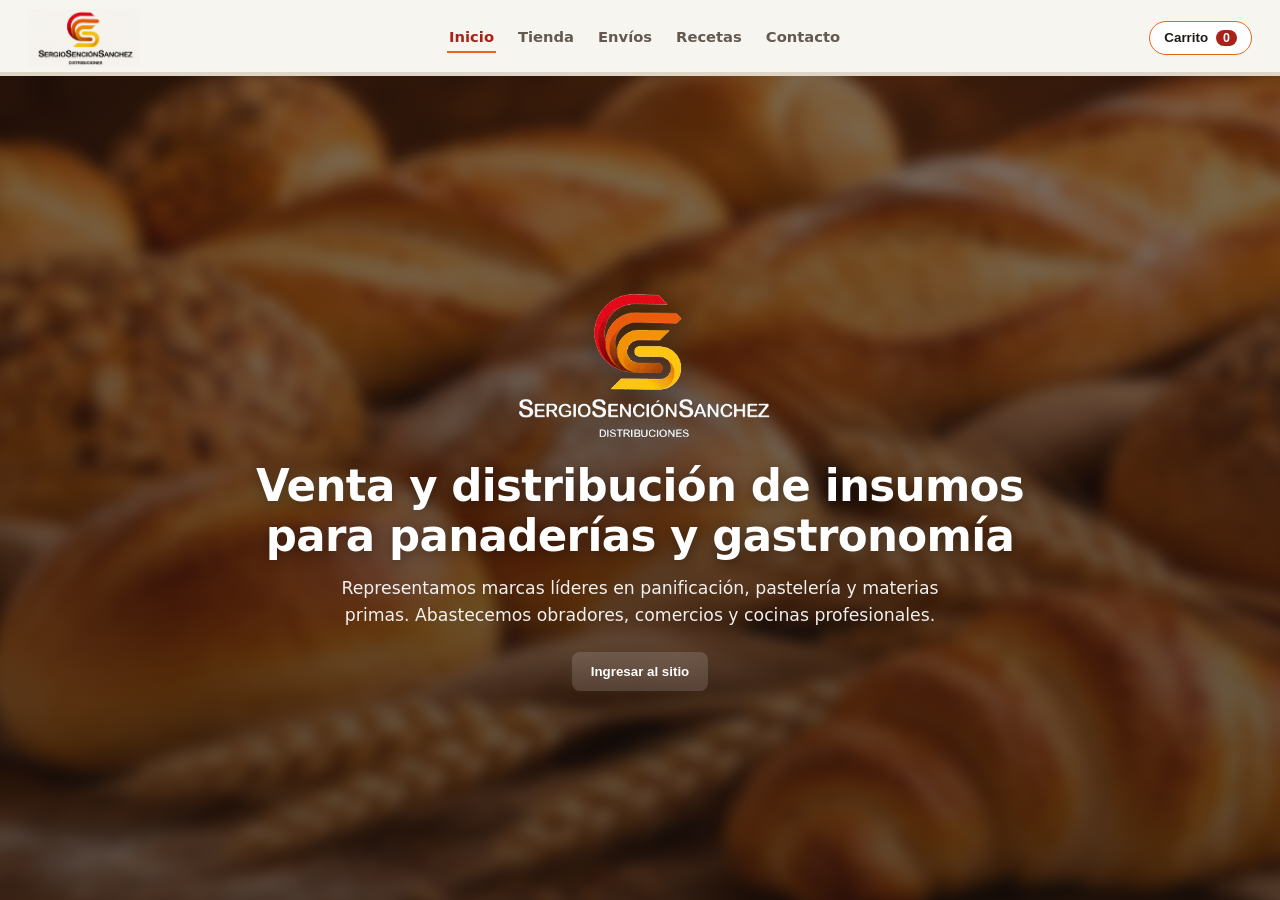
<file: index.html>
<!DOCTYPE html>
<html lang="es">
<head>
  <meta charset="UTF-8" />
  <meta name="viewport" content="width=device-width, initial-scale=1.0" />
  <title>Sergio Sención Sánchez — Insumos para Panaderías y Gastronomía</title>
  <link rel="stylesheet" href="styles.css" />
  <style>
    .cards-4-row {
      display: grid;
      grid-template-columns: repeat(4, minmax(0, 1fr));
      gap: 16px;
      align-items: stretch;
    }
    @media (max-width: 1024px) {
      .cards-4-row {
        grid-template-columns: repeat(2, minmax(0, 1fr));
      }
    }
    @media (max-width: 560px) {
      .cards-4-row {
        grid-template-columns: 1fr;
      }
    }

    .cart-icon {
      display: none;
      font-size: 0.95rem;
      line-height: 1;
    }
    @media (max-width: 860px) {
      .cart-icon {
        display: inline-flex;
        align-items: center;
      }
    }
  </style>
</head>
<body>
  <header class="topbar">
    <a href="#inicio" class="brand" data-nav="0" aria-label="Sergio Sención Sánchez Distribuciones - Inicio">
      <img
        src="logo sergio.png"
        alt="Sergio Sención Sánchez Distribuciones"
        class="brand-logo"
      />
    </a>

    <nav class="main-nav" aria-label="Secciones principales">
      <a href="#inicio" class="nav-link active" data-nav="0">Inicio</a>
      <a href="#tienda" class="nav-link" data-nav="1">Tienda</a>
      <a href="#envios" class="nav-link" data-nav="2">Envíos</a>
      <a href="#recetas" class="nav-link" data-nav="3">Recetas</a>
      <a href="#contacto" class="nav-link" data-nav="4">Contacto</a>
    </nav>

    <div class="topbar-actions">
      <button type="button" id="open-cart-btn" class="cart-btn" aria-label="Abrir carrito">
        <span class="cart-icon" aria-hidden="true">🛒</span>
        <span class="cart-label">Carrito</span>
        <span id="cart-count" class="badge">0</span>
      </button>

      <button
        type="button"
        id="mobile-menu-btn"
        class="menu-toggle"
        aria-label="Abrir menú de navegación"
        aria-expanded="false"
        aria-controls="mobile-drawer"
      >
        <span></span>
        <span></span>
        <span></span>
      </button>
    </div>

    <div class="progress-track" aria-hidden="true">
      <div id="scroll-progress" class="progress-fill"></div>
    </div>
  </header>

  <!-- PANTALLA DE BIENVENIDA INICIAL -->
  <section id="intro-gate" class="intro-gate" aria-label="Presentación">
    <div
      class="intro-bg"
      style="background-image: url('Bodegón rústico de panes horneados.png');"
      aria-hidden="true"
    ></div>
    <div class="intro-overlay" aria-hidden="true"></div>

    <div class="intro-content">
      <div class="intro-logo-plate">
        <img
          src="logo sergio 1.png"
          alt="Sergio Sención Sánchez Distribuciones"
          class="intro-logo"
        />
      </div>
      <h2>Venta y distribución de insumos para panaderías y gastronomía</h2>
      <p>
        Representamos marcas líderes en panificación, pastelería y materias primas.
        Abastecemos obradores, comercios y cocinas profesionales.
      </p>
      <div class="intro-actions">
        <button type="button" id="enter-site-btn" class="btn intro-btn-ghost">Ingresar al sitio</button>
      </div>
    </div>
  </section>

  <!-- MENÚ DESPLEGABLE PARA MÓVILES -->
  <nav id="mobile-drawer" class="mobile-drawer" aria-label="Navegación móvil" aria-hidden="true">
    <a href="#inicio" class="mobile-link active" data-nav="0">Inicio</a>
    <a href="#tienda" class="mobile-link" data-nav="1">Tienda</a>
    <a href="#envios" class="mobile-link" data-nav="2">Envíos</a>
    <a href="#recetas" class="mobile-link" data-nav="3">Recetas</a>
    <a href="#contacto" class="mobile-link" data-nav="4">Contacto</a>
  </nav>

  <main id="horizontal-stage" class="stage" tabindex="0">
    <!-- SECCIÓN 1: INICIO -->
    <section id="inicio" class="panel panel-hero is-visible" data-index="0">
      <div class="panel-inner split-layout">
        <div class="col-main reveal">
          <span class="kicker">Distribuidora en Durazno · Cobertura Nacional</span>
          <h1>Insumos seleccionados para panaderías y gastronomía</h1>
          <p class="lead">
            Ofrecemos una amplia variedad de productos para panes artesanales, tortas, además de
            otros productos de panadería y repostería para satisfacer todas tus necesidades.
            Nuestros ingredientes son seleccionados cuidadosamente para garantizar la mejor
            calidad en cada bocado.
          </p>
          <div class="actions">
            <button type="button" class="btn btn-primary" data-nav="1">Explorar tienda</button>
            <button type="button" class="btn btn-outline" data-nav="2">Ver logística de envíos</button>
          </div>
        </div>

        <aside class="col-side reveal delay-1">
          <div class="hero-media-box">
            <video
              class="hero-video"
              autoplay
              muted
              loop
              playsinline
              preload="metadata"
            >
              <source src="video.mp4" type="video/mp4" />
            </video>
          </div>

          <div class="info-stack">
            <article class="metric-card">
              <strong>+24 / 48 h</strong>
              <span>Coordinación de entregas a locales y obradores</span>
            </article>
            <article class="metric-card">
              <strong>Línea Especial</strong>
              <span>Opciones sin gluten y bajas en azúcar</span>
            </article>
          </div>
        </aside>
      </div>
    </section>

    <!-- SECCIÓN 2: TIENDA (PRESENTACIÓN POR LÍNEAS) -->
    <section id="tienda" class="panel panel-store is-visible" data-index="1">
      <div class="panel-inner column-layout">
        <header class="section-header reveal">
          <div>
            <span class="kicker">Catálogo Mayorista y Profesional</span>
            <h2>Insumos para panificación y repostería</h2>
          </div>
          <a href="tienda.html" class="btn btn-primary">Ver catálogo completo</a>
        </header>

        <div class="cards-4-row reveal delay-1">
          <a href="tienda.html?categoria=puratos" class="recipe-card" style="text-decoration: none; color: inherit; display: block;">
            <span class="tag">Línea Oficial</span>
            <h3>Productos Puratos</h3>
            <p><br>Soluciones integrales, premezclas, mejoradores e insumos técnicos para panadería, pastelería y confitería.</p>
          </a>
          <a href="tienda.html?categoria=harinas" class="recipe-card" style="text-decoration: none; color: inherit; display: block;">
            <span class="tag">Línea Base</span>
            <h3>Harinas, Premezclas y Levaduras</h3>
            <p>Bases secas, harinas, levaduras y mezclas listas para distintos procesos de panificación y masas.</p>
          </a>
          <a href="tienda.html?categoria=pasteleria" class="recipe-card" style="text-decoration: none; color: inherit; display: block;">
            <span class="tag">Dulce y Terminación</span>
            <h3>Pastelería y Confitería</h3>
            <p><br>Ingredientes, acabados y materias primas para elaboraciones dulces, rellenos, cremas y decoración.</p>
          </a>
          <a href="tienda.html?categoria=almacen-gastronomia" class="recipe-card" style="text-decoration: none; color: inherit; display: block;">
            <span class="tag">Despensa y Cocina</span>
            <h3>Insumos de Almacén y Gastronomía</h3>
            <p>Productos de despensa, materias primas y abastecimiento general para obradores y cocina profesional.</p>
          </a>
        </div>

        <div class="reveal delay-1" style="width: 100%; height: clamp(150px, 28vh, 240px); border-radius: 10px; overflow: hidden; border: 1px solid var(--border); background: #1e1a17;">
          <video
            src="tienda.mp4"
            autoplay
            muted
            loop
            playsinline
            preload="metadata"
            style="width: 100%; height: 100%; object-fit: cover; object-position: center; display: block;"
          ></video>
        </div>
      </div>
    </section>

    <!-- SECCIÓN 3: ENVÍOS -->
    <section id="envios" class="panel panel-logistics is-visible" data-index="2">
      <div class="panel-inner column-layout">
        <header class="section-header reveal">
          <div>
            <span class="kicker">Distribución Eficiente</span>
            <h2>Entregas programadas a todo el país</h2>
          </div>
          <p class="section-note">Adaptamos volúmenes y frecuencias según el ritmo de tu producción.</p>
        </header>

        <div class="cards-3 reveal delay-1">
          <article class="feature-card">
            <span class="step-num">01</span>
            <h3>Armado de pedido</h3>
            <p>Seleccioná tus insumos desde la tienda online o solicitá cotización por volumen.</p>
          </article>
          <article class="feature-card">
            <span class="step-num">02</span>
            <h3>Coordinación logística</h3>
            <p>Confirmamos disponibilidad, presentación y ventana horaria de despacho desde Durazno.</p>
          </article>
          <a href="dias-entrega.html" style="text-decoration: none; color: inherit; display: block;">
            <article class="feature-card">
              <span class="step-num">03</span>
              <h3>Entrega puntual</h3>
              <p>Reparto a ciudades y agencias.<br>Ver días de entregas →</p>
            </article>
          </a>
        </div>

        <div class="reveal delay-1" style="width: 100%; height: clamp(150px, 28vh, 240px); border-radius: 10px; overflow: hidden; border: 1px solid rgba(255, 255, 255, 0.35); background: #1e1a17;">
          <video
            src="envios.mp4"
            autoplay
            muted
            loop
            playsinline
            preload="metadata"
            style="width: 100%; height: 100%; object-fit: cover; object-position: center; display: block;"
          ></video>
        </div>
      </div>
    </section>

    <!-- SECCIÓN 4: RECETAS -->
    <section id="recetas" class="panel panel-recipes is-visible" data-index="3">
      <div class="panel-inner column-layout">
        <header class="section-header reveal">
          <div>
            <span class="kicker">Aplicaciones en Obrador</span>
            <h2>Recetas y rendimiento de insumos</h2>
          </div>
          <p class="section-note">Guías prácticas para optimizar hidratación, fermentación y horneado.</p>
        </header>

        <div class="cards-3 reveal delay-1">
          <a href="receta-masa-madre.html" class="recipe-card" style="text-decoration: none; color: inherit; display: block;">
            <span class="tag">Panificación Artesanal</span>
            <h3>Masa madre y fermentación lenta</h3>
            <p>Proporciones base y tiempos de reposo recomendados para cortes crocantes y miga alveolada.</p>
          </a>
          <a href="receta-sin-gluten.html" class="recipe-card" style="text-decoration: none; color: inherit; display: block;">
            <span class="tag">Línea Sin Gluten</span>
            <h3>Panificados libres de TACC</h3>
            <p>Balance de hidratación y ligantes para lograr estructura esponjosa sin desgranado.</p>
          </a>
          <a href="receta-bizcochos-bajo-azucar.html" class="recipe-card" style="text-decoration: none; color: inherit; display: block;">
            <span class="tag">Repostería</span>
            <h3>Bizcochos bajos en azúcar</h3>
            <p>Ajuste térmico y humedad controlada para elaboraciones saludables con buena vida útil.</p>
          </a>
        </div>

        <div class="reveal delay-1" style="width: 100%; height: clamp(150px, 28vh, 240px); border-radius: 10px; overflow: hidden; border: 1px solid var(--border); background: #1e1a17;">
          <video
            src="recetas.mp4"
            autoplay
            muted
            loop
            playsinline
            preload="metadata"
            style="width: 100%; height: 100%; object-fit: cover; object-position: center; display: block;"
          ></video>
        </div>
      </div>
    </section>

    <!-- SECCIÓN 5: CONTACTO -->
    <section id="contacto" class="panel panel-contact is-visible" data-index="4">
      <div class="panel-inner split-layout">
        <div class="col-main reveal">
          <span class="kicker">Atención Comercial</span>
          <h2>Contacto y presupuestos</h2>
          <p class="lead">
            Consultanos por listas de precios actualizadas, compras recurrentes o disponibilidad de líneas especiales.
          </p>
          <ul class="contact-list">
            <li><strong>Dirección:</strong> Antonio Grasiuso 926, 97000 Durazno, Uruguay</li>
            <li><strong>Teléfono:</strong> <a href="tel:+59843622500">+598 4362 2500</a></li>
            <li><strong>WhatsApp:</strong> <a href="https://wa.me/59899703667" target="_blank" rel="noopener noreferrer">+598 99 703 667</a></li>
          </ul>
        </div>

        <aside class="col-side reveal delay-1">
          <form id="contact-form" class="contact-card">
            <h3>Consulta rápida</h3>
            <label>
              Nombre o comercio
              <input type="text" name="empresa" required placeholder="Ej. Panadería Central" />
            </label>
            <label>
              Teléfono / WhatsApp
              <input type="tel" name="telefono" required placeholder="099 000 000" />
            </label>
            <label>
              Detalle de consulta
              <textarea name="mensaje" rows="3" required placeholder="Insumos de interés o localidad de envío"></textarea>
            </label>
            <button type="submit" class="btn btn-primary btn-full">Enviar consulta</button>
            <p id="contact-feedback" class="form-feedback" aria-live="polite"></p>
          </form>
        </aside>
      </div>
    </section>
  </main>

  <!-- CONTROLES DE NAVEGACIÓN HORIZONTAL (DESKTOP) -->
  <div class="stage-controls" aria-label="Controles de desplazamiento">
    <button type="button" id="prev-panel" class="arrow-btn" aria-label="Sección anterior">←</button>
    <span id="panel-indicator" class="panel-indicator">01 / 05</span>
    <button type="button" id="next-panel" class="arrow-btn" aria-label="Siguiente sección">→</button>
  </div>

  <!-- OVERLAY OSCURO PARA DRAWERS Y MODALES -->
  <div id="backdrop" class="backdrop" hidden></div>

  <!-- DRAWER CARRITO -->
  <aside id="cart-drawer" class="cart-drawer" aria-label="Carrito de compras" aria-hidden="true">
    <div class="cart-header">
      <h3>Pedido actual</h3>
      <button type="button" id="close-cart-btn" class="icon-close" aria-label="Cerrar carrito">✕</button>
    </div>
    <div id="cart-items" class="cart-items"></div>
    <div class="cart-footer">
      <div class="cart-intent-options" role="radiogroup" aria-label="Tipo de envío">
        <label class="cart-intent-option">
          <input type="radio" name="cart-intent" value="Pedido" checked />
          <span>Pedido</span>
        </label>
        <label class="cart-intent-option">
          <input type="radio" name="cart-intent" value="Consulta" />
          <span>Consulta</span>
        </label>
      </div>
      <div class="cart-buyer-fields">
        <label class="cart-field">
          <span>Nombre o comercio</span>
          <input type="text" id="cart-customer-name" placeholder="Ej. Panadería Central" />
        </label>
        <label class="cart-field">
          <span>Localidad / envío</span>
          <input type="text" id="cart-customer-location" placeholder="Ej. Durazno / Agencia" />
        </label>
      </div>
      <div class="cart-subtotal">
        <span>Subtotal estimado</span>
        <strong id="cart-total">$0</strong>
      </div>
      <button type="button" id="checkout-btn" class="btn btn-primary btn-full">Finalizar pedido</button>
      <p id="checkout-msg" class="checkout-msg" aria-live="polite"></p>
    </div>
  </aside>

  <script src="app.js"></script>
</body>
</html>
</file>
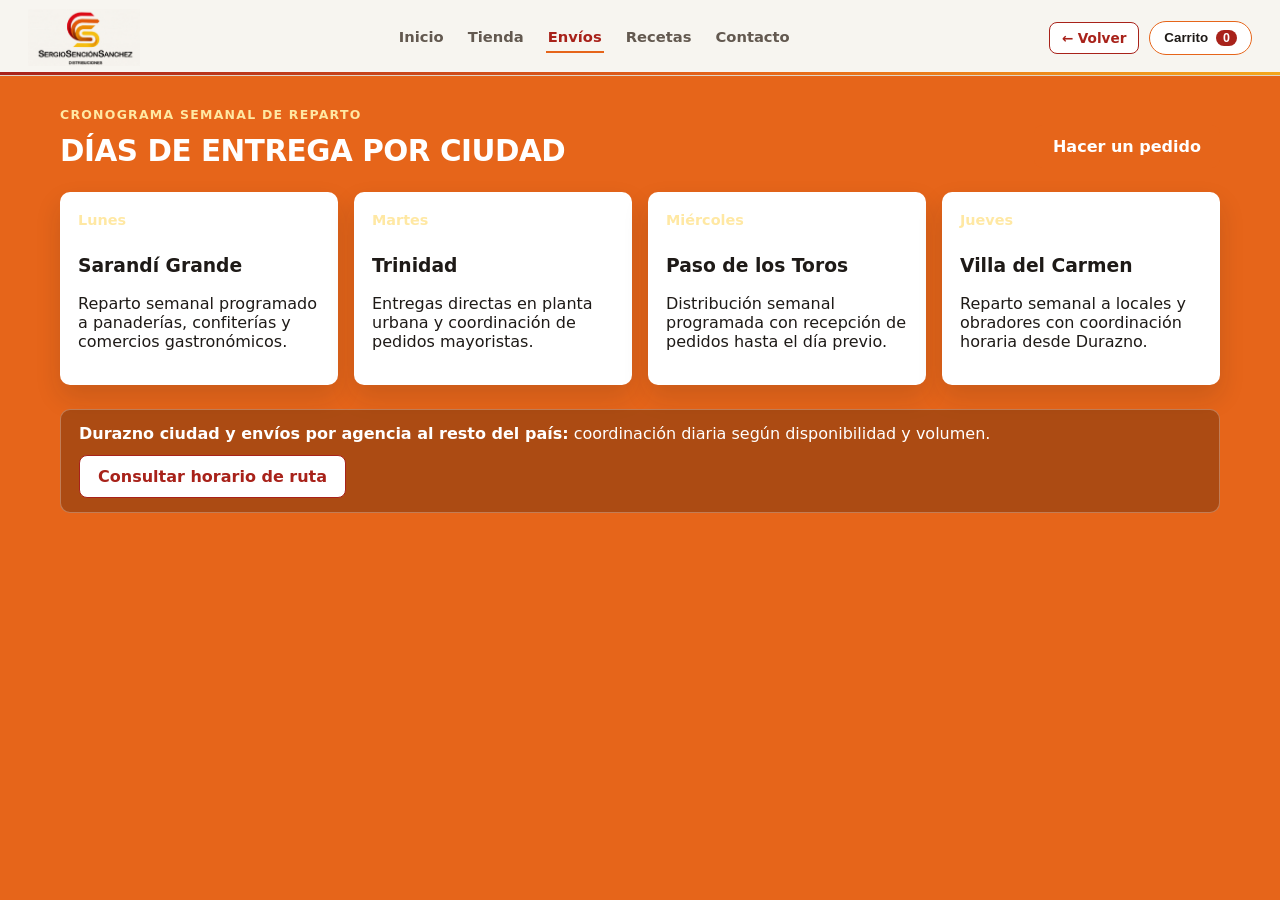
<file: dias-entrega.html>
<!DOCTYPE html>
<html lang="es">
<head>
  <meta charset="UTF-8" />
  <meta name="viewport" content="width=device-width, initial-scale=1.0" />
  <title>Días de Entrega por Ciudad — Sergio Sención Sánchez Distribuciones</title>
  <link rel="stylesheet" href="styles.css" />
  <style>
    .delivery-days-grid {
      display: grid;
      grid-template-columns: repeat(4, minmax(0, 1fr));
      gap: 16px;
      align-items: stretch;
    }
    @media (max-width: 1024px) {
      .delivery-days-grid {
        grid-template-columns: repeat(2, minmax(0, 1fr));
      }
    }
    @media (max-width: 560px) {
      .delivery-days-grid {
        grid-template-columns: 1fr;
      }
    }
  </style>
</head>
<body>
  <header class="topbar">
    <a href="index.html" class="brand" aria-label="Sergio Sención Sánchez Distribuciones - Inicio">
      <img
        src="logo sergio.png"
        alt="Sergio Sención Sánchez Distribuciones"
        class="brand-logo"
      />
    </a>

    <nav class="main-nav" aria-label="Secciones principales">
      <a href="index.html" class="nav-link">Inicio</a>
      <a href="tienda.html" class="nav-link">Tienda</a>
      <a href="index.html#envios" class="nav-link active">Envíos</a>
      <a href="index.html#recetas" class="nav-link">Recetas</a>
      <a href="index.html#contacto" class="nav-link">Contacto</a>
    </nav>

    <div class="topbar-actions">
      <a href="index.html#envios" class="btn btn-outline" style="padding: 7px 12px; font-size: 0.85rem;">← Volver</a>

      <button type="button" id="open-cart-btn" class="cart-btn" aria-label="Abrir carrito">
        <span class="cart-label">Carrito</span>
        <span id="cart-count" class="badge">0</span>
      </button>

      <button
        type="button"
        id="mobile-menu-btn"
        class="menu-toggle"
        aria-label="Abrir menú de navegación"
        aria-expanded="false"
        aria-controls="mobile-drawer"
      >
        <span></span>
        <span></span>
        <span></span>
      </button>
    </div>

    <div class="progress-track" aria-hidden="true">
      <div id="scroll-progress" class="progress-fill" style="width: 100%;"></div>
    </div>
  </header>

  <!-- MENÚ DESPLEGABLE PARA MÓVILES -->
  <nav id="mobile-drawer" class="mobile-drawer" aria-label="Navegación móvil" aria-hidden="true">
    <a href="index.html" class="mobile-link">Inicio</a>
    <a href="tienda.html" class="mobile-link">Tienda</a>
    <a href="index.html#envios" class="mobile-link active">Envíos</a>
    <a href="index.html#recetas" class="mobile-link">Recetas</a>
    <a href="index.html#contacto" class="mobile-link">Contacto</a>
  </nav>

  <main id="horizontal-stage" class="stage" tabindex="0">
    <section id="dias-entrega" class="panel panel-logistics is-visible" data-index="0">
      <div class="panel-inner column-layout">
        <header class="section-header reveal">
          <div>
            <span class="kicker">Cronograma Semanal de Reparto</span>
            <h2>Días de entrega por ciudad</h2>
          </div>
          <a href="tienda.html" class="btn btn-primary">Hacer un pedido</a>
        </header>

        <div class="delivery-days-grid reveal delay-1">
          <article class="feature-card">
            <span class="step-num">Lunes</span>
            <h3>Sarandí Grande</h3>
            <p>Reparto semanal programado a panaderías, confiterías y comercios gastronómicos.</p>
          </article>

          <article class="feature-card">
            <span class="step-num">Martes</span>
            <h3>Trinidad</h3>
            <p>Entregas directas en planta urbana y coordinación de pedidos mayoristas.</p>
          </article>

          <article class="feature-card">
            <span class="step-num">Miércoles</span>
            <h3>Paso de los Toros</h3>
            <p>Distribución semanal programada con recepción de pedidos hasta el día previo.</p>
          </article>

          <article class="feature-card">
            <span class="step-num">Jueves</span>
            <h3>Villa del Carmen</h3>
            <p>Reparto semanal a locales y obradores con coordinación horaria desde Durazno.</p>
          </article>
        </div>

        <div class="reveal delay-1" style="display: flex; flex-wrap: wrap; align-items: center; justify-content: space-between; gap: 12px; padding: 14px 18px; border-radius: 10px; border: 1px solid rgba(255, 255, 255, 0.28); background: rgba(0, 0, 0, 0.25);">
          <p style="margin: 0;">
            <strong>Durazno ciudad y envíos por agencia al resto del país:</strong> coordinación diaria según disponibilidad y volumen.
          </p>
          <a href="https://wa.me/59899703667" target="_blank" rel="noopener noreferrer" class="btn btn-outline">
            Consultar horario de ruta
          </a>
        </div>
      </div>
    </section>
  </main>

  <!-- OVERLAY OSCURO PARA DRAWERS Y MODALES -->
  <div id="backdrop" class="backdrop" hidden></div>

  <!-- DRAWER CARRITO -->
  <aside id="cart-drawer" class="cart-drawer" aria-label="Carrito de compras" aria-hidden="true">
    <div class="cart-header">
      <h3>Pedido actual</h3>
      <button type="button" id="close-cart-btn" class="icon-close" aria-label="Cerrar carrito">✕</button>
    </div>
    <div id="cart-items" class="cart-items"></div>
    <div class="cart-footer">
      <div class="cart-intent-options" role="radiogroup" aria-label="Tipo de envío">
        <label class="cart-intent-option">
          <input type="radio" name="cart-intent" value="Pedido" checked />
          <span>Pedido</span>
        </label>
        <label class="cart-intent-option">
          <input type="radio" name="cart-intent" value="Consulta" />
          <span>Consulta</span>
        </label>
      </div>
      <div class="cart-buyer-fields">
        <label class="cart-field">
          <span>Nombre o comercio</span>
          <input type="text" id="cart-customer-name" placeholder="Ej. Panadería Central" />
        </label>
        <label class="cart-field">
          <span>Localidad / envío</span>
          <input type="text" id="cart-customer-location" placeholder="Ej. Sarandí Grande / Trinidad" />
        </label>
      </div>
      <div class="cart-subtotal">
        <span>Subtotal estimado</span>
        <strong id="cart-total">$0</strong>
      </div>
      <button type="button" id="checkout-btn" class="btn btn-primary btn-full">Finalizar pedido</button>
      <p id="checkout-msg" class="checkout-msg" aria-live="polite"></p>
    </div>
  </aside>

  <script src="app.js"></script>
</body>
</html>
</file>
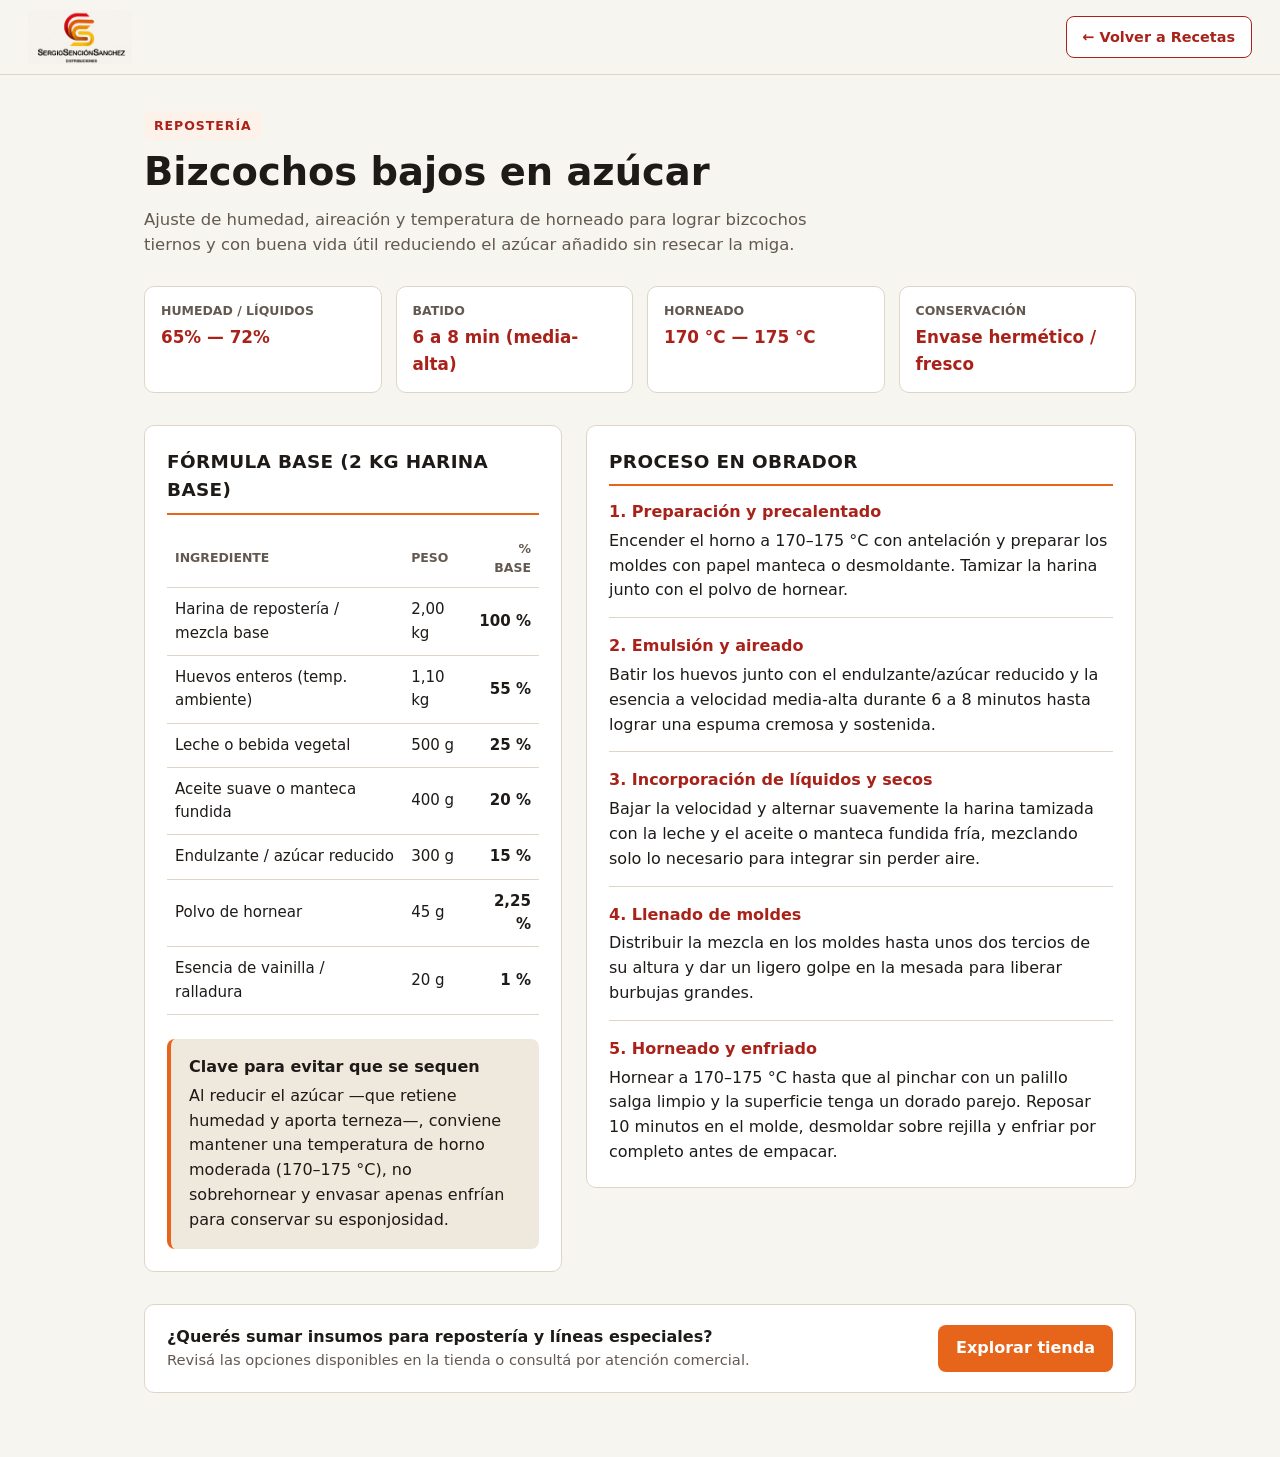
<file: receta-bizcochos-bajo-azucar.html>
<!DOCTYPE html>
<html lang="es">
<head>
  <meta charset="UTF-8" />
  <meta name="viewport" content="width=device-width, initial-scale=1.0" />
  <title>Bizcochos bajos en azúcar — Sergio Sención Sánchez</title>
  <style>
    :root {
      --brand-red: #a8221a;
      --brand-orange: #e6651a;
      --brand-orange-hover: #c85210;
      --bg-ivory: #f7f5f0;
      --bg-warm: #efe8dc;
      --bg-orange-tint: #fdf2ea;
      --surface: #ffffff;
      --ink: #1e1a17;
      --muted: #635950;
      --border: #dfd5c7;
      --radius: 10px;
    }

    *,
    *::before,
    *::after {
      box-sizing: border-box;
    }

    body {
      margin: 0;
      background: var(--bg-ivory);
      color: var(--ink);
      font-family: system-ui, -apple-system, BlinkMacSystemFont, "Segoe UI", Roboto, sans-serif;
      line-height: 1.55;
    }

    .topbar {
      position: sticky;
      top: 0;
      z-index: 20;
      background: rgba(247, 245, 240, 0.96);
      backdrop-filter: blur(8px);
      border-bottom: 1px solid var(--border);
      padding: 10px 28px;
      display: flex;
      align-items: center;
      justify-content: space-between;
      gap: 16px;
    }

    .brand {
      display: inline-flex;
      align-items: center;
      text-decoration: none;
    }

    .brand-logo {
      display: block;
      height: 54px;
      width: auto;
      max-width: 185px;
      object-fit: contain;
      mix-blend-mode: multiply;
    }

    .back-link {
      display: inline-flex;
      align-items: center;
      gap: 8px;
      padding: 9px 16px;
      border-radius: 8px;
      border: 1px solid var(--brand-red);
      background: var(--surface);
      color: var(--brand-red);
      text-decoration: none;
      font-weight: 700;
      font-size: 0.9rem;
      transition: background 0.2s ease;
    }

    .back-link:hover {
      background: var(--bg-orange-tint);
    }

    .container {
      width: 100%;
      max-width: 1040px;
      margin: 0 auto;
      padding: 36px 24px 64px;
    }

    .recipe-header {
      margin-bottom: 28px;
    }

    .tag {
      display: inline-block;
      font-size: 0.78rem;
      font-weight: 800;
      text-transform: uppercase;
      letter-spacing: 0.08em;
      padding: 5px 10px;
      border-radius: 6px;
      background: var(--bg-orange-tint);
      color: var(--brand-red);
      margin-bottom: 10px;
    }

    h1 {
      margin: 0 0 12px;
      font-size: clamp(1.75rem, 3vw, 2.5rem);
      line-height: 1.15;
    }

    .lead {
      margin: 0;
      color: var(--muted);
      max-width: 66ch;
      font-size: 1.03rem;
    }

    .specs-bar {
      display: grid;
      grid-template-columns: repeat(4, minmax(0, 1fr));
      gap: 14px;
      margin: 26px 0 32px;
    }

    .spec-box {
      background: var(--surface);
      border: 1px solid var(--border);
      border-radius: var(--radius);
      padding: 14px 16px;
    }

    .spec-box span {
      display: block;
      font-size: 0.78rem;
      font-weight: 700;
      text-transform: uppercase;
      color: var(--muted);
      margin-bottom: 4px;
    }

    .spec-box strong {
      font-size: 1.05rem;
      color: var(--brand-red);
    }

    .recipe-grid {
      display: grid;
      grid-template-columns: 0.95fr 1.25fr;
      gap: 24px;
      align-items: start;
    }

    .card {
      background: var(--surface);
      border: 1px solid var(--border);
      border-radius: var(--radius);
      padding: 22px;
    }

    .card h2 {
      margin: 0 0 14px;
      font-size: 1.15rem;
      text-transform: uppercase;
      letter-spacing: 0.02em;
      border-bottom: 2px solid var(--brand-orange);
      padding-bottom: 8px;
    }

    .formula-table {
      width: 100%;
      border-collapse: collapse;
      font-size: 0.94rem;
    }

    .formula-table th,
    .formula-table td {
      text-align: left;
      padding: 10px 8px;
      border-bottom: 1px solid var(--border);
    }

    .formula-table th {
      font-size: 0.78rem;
      text-transform: uppercase;
      color: var(--muted);
    }

    .formula-table td:last-child,
    .formula-table th:last-child {
      text-align: right;
      font-weight: 700;
    }

    .steps-list {
      margin: 0;
      padding: 0;
      list-style: none;
      display: grid;
      gap: 16px;
    }

    .steps-list li {
      padding-bottom: 14px;
      border-bottom: 1px solid var(--border);
    }

    .steps-list li:last-child {
      padding-bottom: 0;
      border-bottom: none;
    }

    .step-title {
      display: block;
      font-weight: 800;
      color: var(--brand-red);
      margin-bottom: 4px;
    }

    .tip-box {
      margin-top: 24px;
      background: var(--bg-warm);
      border-left: 4px solid var(--brand-orange);
      border-radius: 8px;
      padding: 16px 18px;
    }

    .tip-box strong {
      display: block;
      margin-bottom: 4px;
      color: var(--ink);
    }

    .cta-bar {
      margin-top: 32px;
      padding: 20px 22px;
      background: var(--surface);
      border: 1px solid var(--border);
      border-radius: var(--radius);
      display: flex;
      justify-content: space-between;
      align-items: center;
      gap: 16px;
      flex-wrap: wrap;
    }

    .btn-primary {
      display: inline-flex;
      align-items: center;
      justify-content: center;
      padding: 11px 18px;
      border-radius: 8px;
      background: var(--brand-orange);
      color: #ffffff;
      text-decoration: none;
      font-weight: 700;
      transition: background 0.2s ease;
    }

    .btn-primary:hover {
      background: var(--brand-orange-hover);
    }

    @media (max-width: 820px) {
      .topbar {
        padding: 10px 16px;
      }

      .specs-bar {
        grid-template-columns: repeat(2, minmax(0, 1fr));
      }

      .recipe-grid {
        grid-template-columns: 1fr;
      }
    }

    @media (max-width: 480px) {
      .brand-logo {
        height: 44px;
      }

      .specs-bar {
        grid-template-columns: 1fr;
      }
    }
  </style>
</head>
<body>
  <header class="topbar">
    <a href="index.html" class="brand" aria-label="Sergio Sención Sánchez Distribuciones - Inicio">
      <img src="logo sergio.png" alt="Sergio Sención Sánchez Distribuciones" class="brand-logo" />
    </a>
    <a href="index.html#recetas" class="back-link">← Volver a Recetas</a>
  </header>

  <main class="container">
    <header class="recipe-header">
      <span class="tag">Repostería</span>
      <h1>Bizcochos bajos en azúcar</h1>
      <p class="lead">
        Ajuste de humedad, aireación y temperatura de horneado para lograr bizcochos tiernos y con
        buena vida útil reduciendo el azúcar añadido sin resecar la miga.
      </p>
    </header>

    <section class="specs-bar" aria-label="Parámetros técnicos">
      <div class="spec-box">
        <span>Humedad / Líquidos</span>
        <strong>65% — 72%</strong>
      </div>
      <div class="spec-box">
        <span>Batido</span>
        <strong>6 a 8 min (media-alta)</strong>
      </div>
      <div class="spec-box">
        <span>Horneado</span>
        <strong>170 °C — 175 °C</strong>
      </div>
      <div class="spec-box">
        <span>Conservación</span>
        <strong>Envase hermético / fresco</strong>
      </div>
    </section>

    <div class="recipe-grid">
      <section class="card">
        <h2>Fórmula base (2 kg harina base)</h2>
        <table class="formula-table">
          <thead>
            <tr>
              <th>Ingrediente</th>
              <th>Peso</th>
              <th>% Base</th>
            </tr>
          </thead>
          <tbody>
            <tr>
              <td>Harina de repostería / mezcla base</td>
              <td>2,00 kg</td>
              <td>100 %</td>
            </tr>
            <tr>
              <td>Huevos enteros (temp. ambiente)</td>
              <td>1,10 kg</td>
              <td>55 %</td>
            </tr>
            <tr>
              <td>Leche o bebida vegetal</td>
              <td>500 g</td>
              <td>25 %</td>
            </tr>
            <tr>
              <td>Aceite suave o manteca fundida</td>
              <td>400 g</td>
              <td>20 %</td>
            </tr>
            <tr>
              <td>Endulzante / azúcar reducido</td>
              <td>300 g</td>
              <td>15 %</td>
            </tr>
            <tr>
              <td>Polvo de hornear</td>
              <td>45 g</td>
              <td>2,25 %</td>
            </tr>
            <tr>
              <td>Esencia de vainilla / ralladura</td>
              <td>20 g</td>
              <td>1 %</td>
            </tr>
          </tbody>
        </table>

        <div class="tip-box">
          <strong>Clave para evitar que se sequen</strong>
          <span>
            Al reducir el azúcar —que retiene humedad y aporta terneza—, conviene mantener una
            temperatura de horno moderada (170–175 °C), no sobrehornear y envasar apenas enfrían
            para conservar su esponjosidad.
          </span>
        </div>
      </section>

      <section class="card">
        <h2>Proceso en obrador</h2>
        <ol class="steps-list">
          <li>
            <span class="step-title">1. Preparación y precalentado</span>
            Encender el horno a 170–175 °C con antelación y preparar los moldes con papel manteca o
            desmoldante. Tamizar la harina junto con el polvo de hornear.
          </li>
          <li>
            <span class="step-title">2. Emulsión y aireado</span>
            Batir los huevos junto con el endulzante/azúcar reducido y la esencia a velocidad
            media-alta durante 6 a 8 minutos hasta lograr una espuma cremosa y sostenida.
          </li>
          <li>
            <span class="step-title">3. Incorporación de líquidos y secos</span>
            Bajar la velocidad y alternar suavemente la harina tamizada con la leche y el aceite o
            manteca fundida fría, mezclando solo lo necesario para integrar sin perder aire.
          </li>
          <li>
            <span class="step-title">4. Llenado de moldes</span>
            Distribuir la mezcla en los moldes hasta unos dos tercios de su altura y dar un ligero
            golpe en la mesada para liberar burbujas grandes.
          </li>
          <li>
            <span class="step-title">5. Horneado y enfriado</span>
            Hornear a 170–175 °C hasta que al pinchar con un palillo salga limpio y la superficie
            tenga un dorado parejo. Reposar 10 minutos en el molde, desmoldar sobre rejilla y enfriar
            por completo antes de empacar.
          </li>
        </ol>
      </section>
    </div>

    <div class="cta-bar">
      <div>
        <strong>¿Querés sumar insumos para repostería y líneas especiales?</strong>
        <div style="color: var(--muted); font-size: 0.92rem;">
          Revisá las opciones disponibles en la tienda o consultá por atención comercial.
        </div>
      </div>
      <a href="index.html#tienda" class="btn-primary">Explorar tienda</a>
    </div>
  </main>
</body>
</html>
</file>
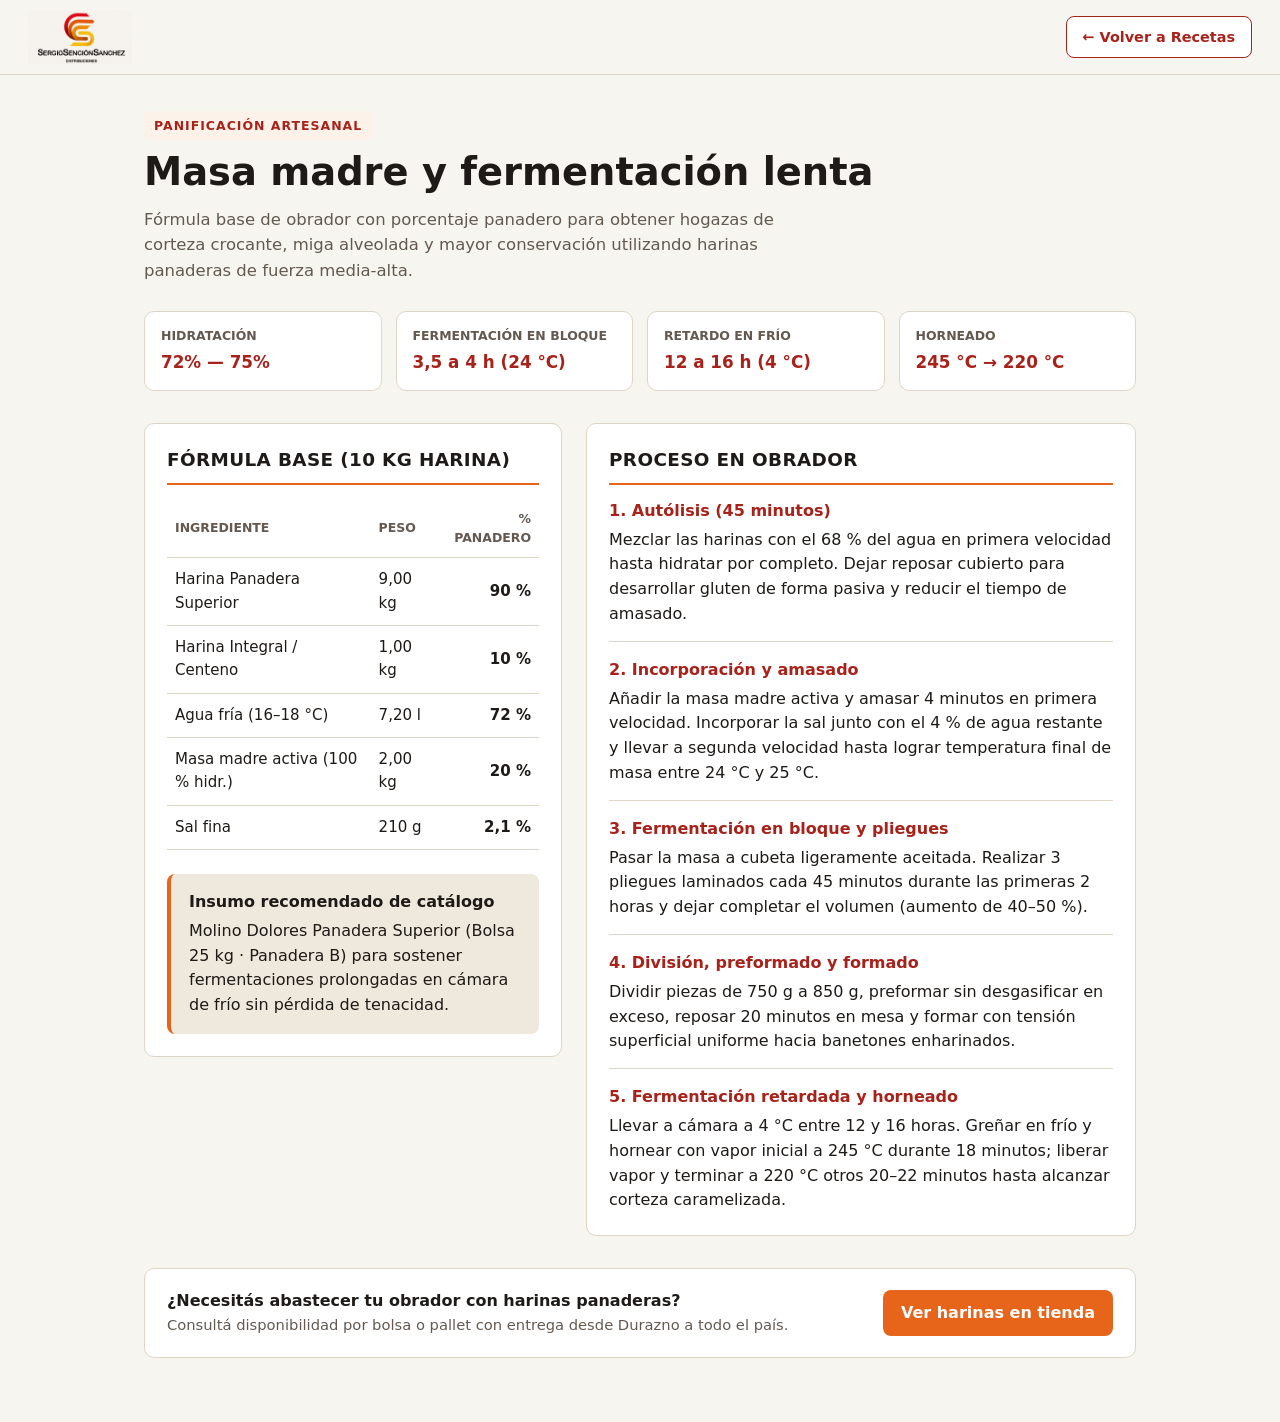
<file: receta-masa-madre.html>
<!DOCTYPE html>
<html lang="es">
<head>
  <meta charset="UTF-8" />
  <meta name="viewport" content="width=device-width, initial-scale=1.0" />
  <title>Masa madre y fermentación lenta — Sergio Sención Sánchez</title>
  <style>
    :root {
      --brand-red: #a8221a;
      --brand-orange: #e6651a;
      --brand-orange-hover: #c85210;
      --bg-ivory: #f7f5f0;
      --bg-warm: #efe8dc;
      --bg-orange-tint: #fdf2ea;
      --surface: #ffffff;
      --ink: #1e1a17;
      --muted: #635950;
      --border: #dfd5c7;
      --radius: 10px;
    }

    *,
    *::before,
    *::after {
      box-sizing: border-box;
    }

    body {
      margin: 0;
      background: var(--bg-ivory);
      color: var(--ink);
      font-family: system-ui, -apple-system, BlinkMacSystemFont, "Segoe UI", Roboto, sans-serif;
      line-height: 1.55;
    }

    .topbar {
      position: sticky;
      top: 0;
      z-index: 20;
      background: rgba(247, 245, 240, 0.96);
      backdrop-filter: blur(8px);
      border-bottom: 1px solid var(--border);
      padding: 10px 28px;
      display: flex;
      align-items: center;
      justify-content: space-between;
      gap: 16px;
    }

    .brand {
      display: inline-flex;
      align-items: center;
      text-decoration: none;
    }

    .brand-logo {
      display: block;
      height: 54px;
      width: auto;
      max-width: 185px;
      object-fit: contain;
      mix-blend-mode: multiply;
    }

    .back-link {
      display: inline-flex;
      align-items: center;
      gap: 8px;
      padding: 9px 16px;
      border-radius: 8px;
      border: 1px solid var(--brand-red);
      background: var(--surface);
      color: var(--brand-red);
      text-decoration: none;
      font-weight: 700;
      font-size: 0.9rem;
      transition: background 0.2s ease;
    }

    .back-link:hover {
      background: var(--bg-orange-tint);
    }

    .container {
      width: 100%;
      max-width: 1040px;
      margin: 0 auto;
      padding: 36px 24px 64px;
    }

    .recipe-header {
      margin-bottom: 28px;
    }

    .tag {
      display: inline-block;
      font-size: 0.78rem;
      font-weight: 800;
      text-transform: uppercase;
      letter-spacing: 0.08em;
      padding: 5px 10px;
      border-radius: 6px;
      background: var(--bg-orange-tint);
      color: var(--brand-red);
      margin-bottom: 10px;
    }

    h1 {
      margin: 0 0 12px;
      font-size: clamp(1.75rem, 3vw, 2.5rem);
      line-height: 1.15;
    }

    .lead {
      margin: 0;
      color: var(--muted);
      max-width: 66ch;
      font-size: 1.03rem;
    }

    .specs-bar {
      display: grid;
      grid-template-columns: repeat(4, minmax(0, 1fr));
      gap: 14px;
      margin: 26px 0 32px;
    }

    .spec-box {
      background: var(--surface);
      border: 1px solid var(--border);
      border-radius: var(--radius);
      padding: 14px 16px;
    }

    .spec-box span {
      display: block;
      font-size: 0.78rem;
      font-weight: 700;
      text-transform: uppercase;
      color: var(--muted);
      margin-bottom: 4px;
    }

    .spec-box strong {
      font-size: 1.05rem;
      color: var(--brand-red);
    }

    .recipe-grid {
      display: grid;
      grid-template-columns: 0.95fr 1.25fr;
      gap: 24px;
      align-items: start;
    }

    .card {
      background: var(--surface);
      border: 1px solid var(--border);
      border-radius: var(--radius);
      padding: 22px;
    }

    .card h2 {
      margin: 0 0 14px;
      font-size: 1.15rem;
      text-transform: uppercase;
      letter-spacing: 0.02em;
      border-bottom: 2px solid var(--brand-orange);
      padding-bottom: 8px;
    }

    .formula-table {
      width: 100%;
      border-collapse: collapse;
      font-size: 0.94rem;
    }

    .formula-table th,
    .formula-table td {
      text-align: left;
      padding: 10px 8px;
      border-bottom: 1px solid var(--border);
    }

    .formula-table th {
      font-size: 0.78rem;
      text-transform: uppercase;
      color: var(--muted);
    }

    .formula-table td:last-child,
    .formula-table th:last-child {
      text-align: right;
      font-weight: 700;
    }

    .steps-list {
      margin: 0;
      padding: 0;
      list-style: none;
      display: grid;
      gap: 16px;
    }

    .steps-list li {
      padding-bottom: 14px;
      border-bottom: 1px solid var(--border);
    }

    .steps-list li:last-child {
      padding-bottom: 0;
      border-bottom: none;
    }

    .step-title {
      display: block;
      font-weight: 800;
      color: var(--brand-red);
      margin-bottom: 4px;
    }

    .tip-box {
      margin-top: 24px;
      background: var(--bg-warm);
      border-left: 4px solid var(--brand-orange);
      border-radius: 8px;
      padding: 16px 18px;
    }

    .tip-box strong {
      display: block;
      margin-bottom: 4px;
      color: var(--ink);
    }

    .cta-bar {
      margin-top: 32px;
      padding: 20px 22px;
      background: var(--surface);
      border: 1px solid var(--border);
      border-radius: var(--radius);
      display: flex;
      justify-content: space-between;
      align-items: center;
      gap: 16px;
      flex-wrap: wrap;
    }

    .btn-primary {
      display: inline-flex;
      align-items: center;
      justify-content: center;
      padding: 11px 18px;
      border-radius: 8px;
      background: var(--brand-orange);
      color: #ffffff;
      text-decoration: none;
      font-weight: 700;
      transition: background 0.2s ease;
    }

    .btn-primary:hover {
      background: var(--brand-orange-hover);
    }

    @media (max-width: 820px) {
      .topbar {
        padding: 10px 16px;
      }

      .specs-bar {
        grid-template-columns: repeat(2, minmax(0, 1fr));
      }

      .recipe-grid {
        grid-template-columns: 1fr;
      }
    }

    @media (max-width: 480px) {
      .brand-logo {
        height: 44px;
      }

      .specs-bar {
        grid-template-columns: 1fr;
      }
    }
  </style>
</head>
<body>
  <header class="topbar">
    <a href="index.html" class="brand" aria-label="Sergio Sención Sánchez Distribuciones - Inicio">
      <img src="logo sergio.png" alt="Sergio Sención Sánchez Distribuciones" class="brand-logo" />
    </a>
    <a href="index.html#recetas" class="back-link">← Volver a Recetas</a>
  </header>

  <main class="container">
    <header class="recipe-header">
      <span class="tag">Panificación Artesanal</span>
      <h1>Masa madre y fermentación lenta</h1>
      <p class="lead">
        Fórmula base de obrador con porcentaje panadero para obtener hogazas de corteza crocante,
        miga alveolada y mayor conservación utilizando harinas panaderas de fuerza media-alta.
      </p>
    </header>

    <section class="specs-bar" aria-label="Parámetros técnicos">
      <div class="spec-box">
        <span>Hidratación</span>
        <strong>72% — 75%</strong>
      </div>
      <div class="spec-box">
        <span>Fermentación en bloque</span>
        <strong>3,5 a 4 h (24 °C)</strong>
      </div>
      <div class="spec-box">
        <span>Retardo en frío</span>
        <strong>12 a 16 h (4 °C)</strong>
      </div>
      <div class="spec-box">
        <span>Horneado</span>
        <strong>245 °C → 220 °C</strong>
      </div>
    </section>

    <div class="recipe-grid">
      <section class="card">
        <h2>Fórmula base (10 kg harina)</h2>
        <table class="formula-table">
          <thead>
            <tr>
              <th>Ingrediente</th>
              <th>Peso</th>
              <th>% Panadero</th>
            </tr>
          </thead>
          <tbody>
            <tr>
              <td>Harina Panadera Superior</td>
              <td>9,00 kg</td>
              <td>90 %</td>
            </tr>
            <tr>
              <td>Harina Integral / Centeno</td>
              <td>1,00 kg</td>
              <td>10 %</td>
            </tr>
            <tr>
              <td>Agua fría (16–18 °C)</td>
              <td>7,20 l</td>
              <td>72 %</td>
            </tr>
            <tr>
              <td>Masa madre activa (100 % hidr.)</td>
              <td>2,00 kg</td>
              <td>20 %</td>
            </tr>
            <tr>
              <td>Sal fina</td>
              <td>210 g</td>
              <td>2,1 %</td>
            </tr>
          </tbody>
        </table>

        <div class="tip-box">
          <strong>Insumo recomendado de catálogo</strong>
          <span>
            Molino Dolores Panadera Superior (Bolsa 25 kg · Panadera B) para sostener fermentaciones
            prolongadas en cámara de frío sin pérdida de tenacidad.
          </span>
        </div>
      </section>

      <section class="card">
        <h2>Proceso en obrador</h2>
        <ol class="steps-list">
          <li>
            <span class="step-title">1. Autólisis (45 minutos)</span>
            Mezclar las harinas con el 68 % del agua en primera velocidad hasta hidratar por completo.
            Dejar reposar cubierto para desarrollar gluten de forma pasiva y reducir el tiempo de amasado.
          </li>
          <li>
            <span class="step-title">2. Incorporación y amasado</span>
            Añadir la masa madre activa y amasar 4 minutos en primera velocidad. Incorporar la sal
            junto con el 4 % de agua restante y llevar a segunda velocidad hasta lograr temperatura final
            de masa entre 24 °C y 25 °C.
          </li>
          <li>
            <span class="step-title">3. Fermentación en bloque y pliegues</span>
            Pasar la masa a cubeta ligeramente aceitada. Realizar 3 pliegues laminados cada 45 minutos
            durante las primeras 2 horas y dejar completar el volumen (aumento de 40–50 %).
          </li>
          <li>
            <span class="step-title">4. División, preformado y formado</span>
            Dividir piezas de 750 g a 850 g, preformar sin desgasificar en exceso, reposar 20 minutos
            en mesa y formar con tensión superficial uniforme hacia banetones enharinados.
          </li>
          <li>
            <span class="step-title">5. Fermentación retardada y horneado</span>
            Llevar a cámara a 4 °C entre 12 y 16 horas. Greñar en frío y hornear con vapor inicial a
            245 °C durante 18 minutos; liberar vapor y terminar a 220 °C otros 20–22 minutos hasta
            alcanzar corteza caramelizada.
          </li>
        </ol>
      </section>
    </div>

    <div class="cta-bar">
      <div>
        <strong>¿Necesitás abastecer tu obrador con harinas panaderas?</strong>
        <div style="color: var(--muted); font-size: 0.92rem;">
          Consultá disponibilidad por bolsa o pallet con entrega desde Durazno a todo el país.
        </div>
      </div>
      <a href="index.html#tienda" class="btn-primary">Ver harinas en tienda</a>
    </div>
  </main>
</body>
</html>
</file>
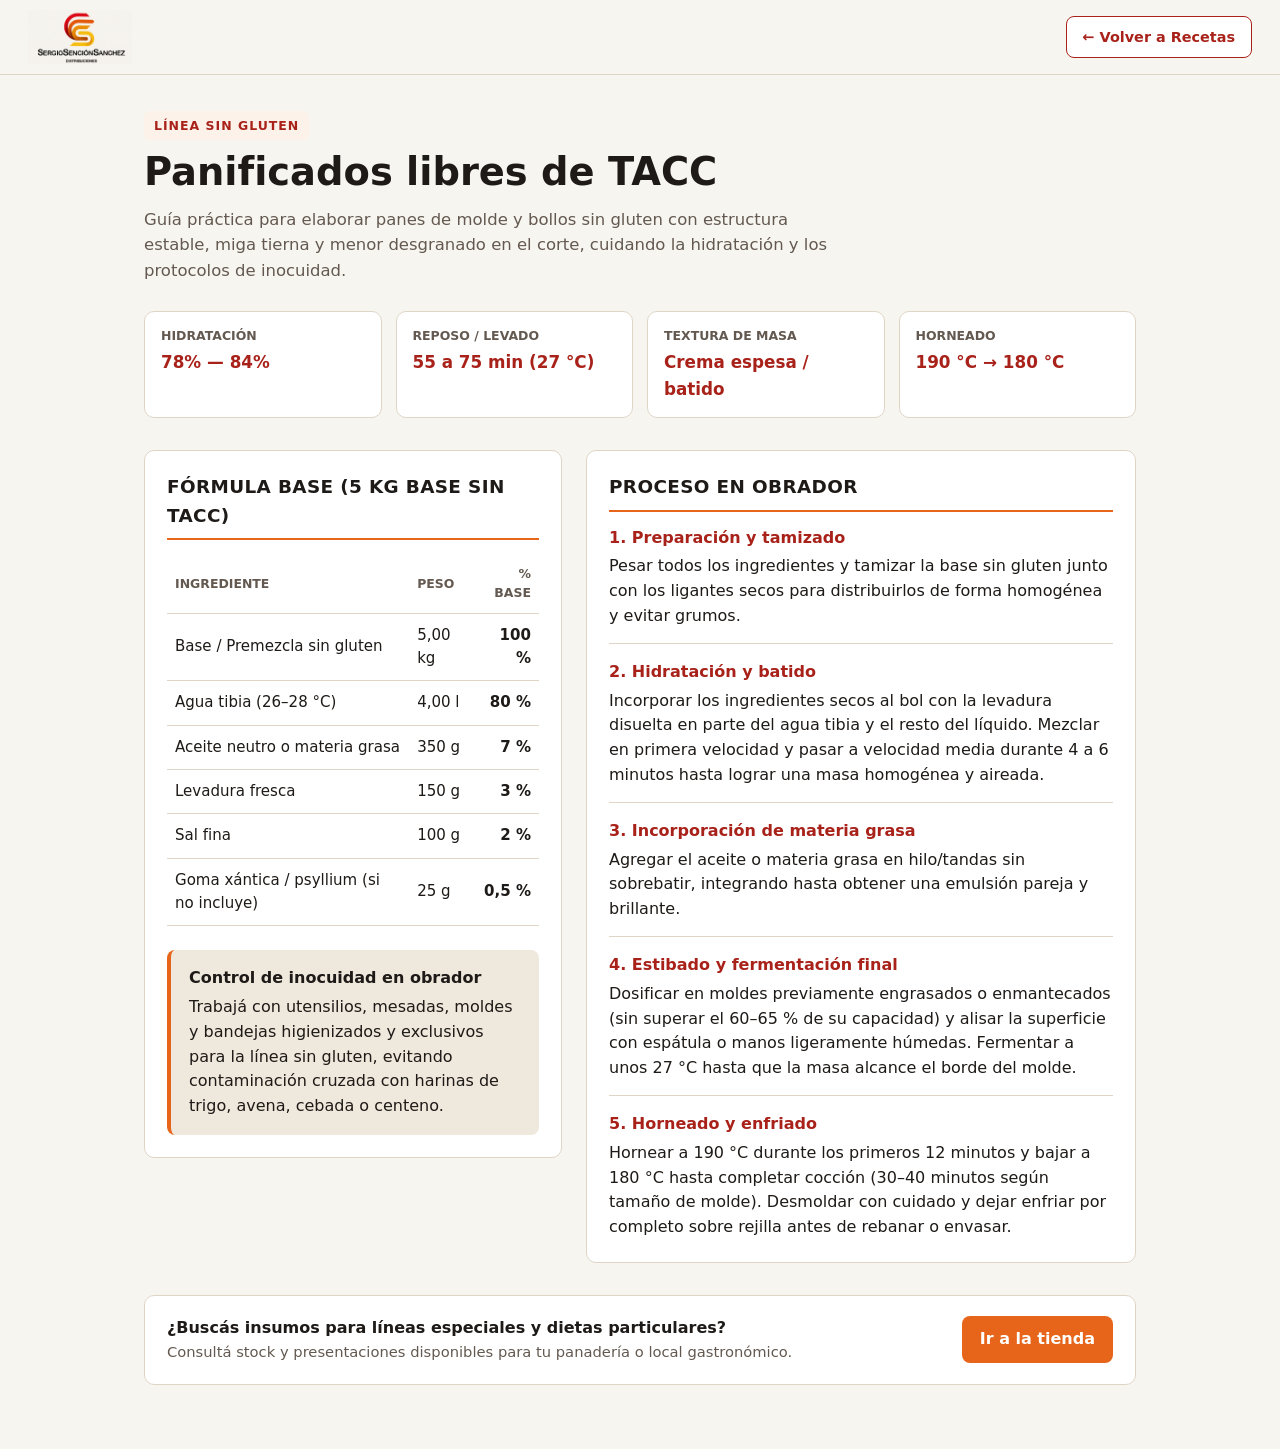
<file: receta-sin-gluten.html>
<!DOCTYPE html>
<html lang="es">
<head>
  <meta charset="UTF-8" />
  <meta name="viewport" content="width=device-width, initial-scale=1.0" />
  <title>Panificados libres de TACC — Sergio Sención Sánchez</title>
  <style>
    :root {
      --brand-red: #a8221a;
      --brand-orange: #e6651a;
      --brand-orange-hover: #c85210;
      --bg-ivory: #f7f5f0;
      --bg-warm: #efe8dc;
      --bg-orange-tint: #fdf2ea;
      --surface: #ffffff;
      --ink: #1e1a17;
      --muted: #635950;
      --border: #dfd5c7;
      --radius: 10px;
    }

    *,
    *::before,
    *::after {
      box-sizing: border-box;
    }

    body {
      margin: 0;
      background: var(--bg-ivory);
      color: var(--ink);
      font-family: system-ui, -apple-system, BlinkMacSystemFont, "Segoe UI", Roboto, sans-serif;
      line-height: 1.55;
    }

    .topbar {
      position: sticky;
      top: 0;
      z-index: 20;
      background: rgba(247, 245, 240, 0.96);
      backdrop-filter: blur(8px);
      border-bottom: 1px solid var(--border);
      padding: 10px 28px;
      display: flex;
      align-items: center;
      justify-content: space-between;
      gap: 16px;
    }

    .brand {
      display: inline-flex;
      align-items: center;
      text-decoration: none;
    }

    .brand-logo {
      display: block;
      height: 54px;
      width: auto;
      max-width: 185px;
      object-fit: contain;
      mix-blend-mode: multiply;
    }

    .back-link {
      display: inline-flex;
      align-items: center;
      gap: 8px;
      padding: 9px 16px;
      border-radius: 8px;
      border: 1px solid var(--brand-red);
      background: var(--surface);
      color: var(--brand-red);
      text-decoration: none;
      font-weight: 700;
      font-size: 0.9rem;
      transition: background 0.2s ease;
    }

    .back-link:hover {
      background: var(--bg-orange-tint);
    }

    .container {
      width: 100%;
      max-width: 1040px;
      margin: 0 auto;
      padding: 36px 24px 64px;
    }

    .recipe-header {
      margin-bottom: 28px;
    }

    .tag {
      display: inline-block;
      font-size: 0.78rem;
      font-weight: 800;
      text-transform: uppercase;
      letter-spacing: 0.08em;
      padding: 5px 10px;
      border-radius: 6px;
      background: var(--bg-orange-tint);
      color: var(--brand-red);
      margin-bottom: 10px;
    }

    h1 {
      margin: 0 0 12px;
      font-size: clamp(1.75rem, 3vw, 2.5rem);
      line-height: 1.15;
    }

    .lead {
      margin: 0;
      color: var(--muted);
      max-width: 66ch;
      font-size: 1.03rem;
    }

    .specs-bar {
      display: grid;
      grid-template-columns: repeat(4, minmax(0, 1fr));
      gap: 14px;
      margin: 26px 0 32px;
    }

    .spec-box {
      background: var(--surface);
      border: 1px solid var(--border);
      border-radius: var(--radius);
      padding: 14px 16px;
    }

    .spec-box span {
      display: block;
      font-size: 0.78rem;
      font-weight: 700;
      text-transform: uppercase;
      color: var(--muted);
      margin-bottom: 4px;
    }

    .spec-box strong {
      font-size: 1.05rem;
      color: var(--brand-red);
    }

    .recipe-grid {
      display: grid;
      grid-template-columns: 0.95fr 1.25fr;
      gap: 24px;
      align-items: start;
    }

    .card {
      background: var(--surface);
      border: 1px solid var(--border);
      border-radius: var(--radius);
      padding: 22px;
    }

    .card h2 {
      margin: 0 0 14px;
      font-size: 1.15rem;
      text-transform: uppercase;
      letter-spacing: 0.02em;
      border-bottom: 2px solid var(--brand-orange);
      padding-bottom: 8px;
    }

    .formula-table {
      width: 100%;
      border-collapse: collapse;
      font-size: 0.94rem;
    }

    .formula-table th,
    .formula-table td {
      text-align: left;
      padding: 10px 8px;
      border-bottom: 1px solid var(--border);
    }

    .formula-table th {
      font-size: 0.78rem;
      text-transform: uppercase;
      color: var(--muted);
    }

    .formula-table td:last-child,
    .formula-table th:last-child {
      text-align: right;
      font-weight: 700;
    }

    .steps-list {
      margin: 0;
      padding: 0;
      list-style: none;
      display: grid;
      gap: 16px;
    }

    .steps-list li {
      padding-bottom: 14px;
      border-bottom: 1px solid var(--border);
    }

    .steps-list li:last-child {
      padding-bottom: 0;
      border-bottom: none;
    }

    .step-title {
      display: block;
      font-weight: 800;
      color: var(--brand-red);
      margin-bottom: 4px;
    }

    .tip-box {
      margin-top: 24px;
      background: var(--bg-warm);
      border-left: 4px solid var(--brand-orange);
      border-radius: 8px;
      padding: 16px 18px;
    }

    .tip-box strong {
      display: block;
      margin-bottom: 4px;
      color: var(--ink);
    }

    .cta-bar {
      margin-top: 32px;
      padding: 20px 22px;
      background: var(--surface);
      border: 1px solid var(--border);
      border-radius: var(--radius);
      display: flex;
      justify-content: space-between;
      align-items: center;
      gap: 16px;
      flex-wrap: wrap;
    }

    .btn-primary {
      display: inline-flex;
      align-items: center;
      justify-content: center;
      padding: 11px 18px;
      border-radius: 8px;
      background: var(--brand-orange);
      color: #ffffff;
      text-decoration: none;
      font-weight: 700;
      transition: background 0.2s ease;
    }

    .btn-primary:hover {
      background: var(--brand-orange-hover);
    }

    @media (max-width: 820px) {
      .topbar {
        padding: 10px 16px;
      }

      .specs-bar {
        grid-template-columns: repeat(2, minmax(0, 1fr));
      }

      .recipe-grid {
        grid-template-columns: 1fr;
      }
    }

    @media (max-width: 480px) {
      .brand-logo {
        height: 44px;
      }

      .specs-bar {
        grid-template-columns: 1fr;
      }
    }
  </style>
</head>
<body>
  <header class="topbar">
    <a href="index.html" class="brand" aria-label="Sergio Sención Sánchez Distribuciones - Inicio">
      <img src="logo sergio.png" alt="Sergio Sención Sánchez Distribuciones" class="brand-logo" />
    </a>
    <a href="index.html#recetas" class="back-link">← Volver a Recetas</a>
  </header>

  <main class="container">
    <header class="recipe-header">
      <span class="tag">Línea Sin Gluten</span>
      <h1>Panificados libres de TACC</h1>
      <p class="lead">
        Guía práctica para elaborar panes de molde y bollos sin gluten con estructura estable,
        miga tierna y menor desgranado en el corte, cuidando la hidratación y los protocolos de inocuidad.
      </p>
    </header>

    <section class="specs-bar" aria-label="Parámetros técnicos">
      <div class="spec-box">
        <span>Hidratación</span>
        <strong>78% — 84%</strong>
      </div>
      <div class="spec-box">
        <span>Reposo / Levado</span>
        <strong>55 a 75 min (27 °C)</strong>
      </div>
      <div class="spec-box">
        <span>Textura de masa</span>
        <strong>Crema espesa / batido</strong>
      </div>
      <div class="spec-box">
        <span>Horneado</span>
        <strong>190 °C → 180 °C</strong>
      </div>
    </section>

    <div class="recipe-grid">
      <section class="card">
        <h2>Fórmula base (5 kg base sin TACC)</h2>
        <table class="formula-table">
          <thead>
            <tr>
              <th>Ingrediente</th>
              <th>Peso</th>
              <th>% Base</th>
            </tr>
          </thead>
          <tbody>
            <tr>
              <td>Base / Premezcla sin gluten</td>
              <td>5,00 kg</td>
              <td>100 %</td>
            </tr>
            <tr>
              <td>Agua tibia (26–28 °C)</td>
              <td>4,00 l</td>
              <td>80 %</td>
            </tr>
            <tr>
              <td>Aceite neutro o materia grasa</td>
              <td>350 g</td>
              <td>7 %</td>
            </tr>
            <tr>
              <td>Levadura fresca</td>
              <td>150 g</td>
              <td>3 %</td>
            </tr>
            <tr>
              <td>Sal fina</td>
              <td>100 g</td>
              <td>2 %</td>
            </tr>
            <tr>
              <td>Goma xántica / psyllium (si no incluye)</td>
              <td>25 g</td>
              <td>0,5 %</td>
            </tr>
          </tbody>
        </table>

        <div class="tip-box">
          <strong>Control de inocuidad en obrador</strong>
          <span>
            Trabajá con utensilios, mesadas, moldes y bandejas higienizados y exclusivos para la línea
            sin gluten, evitando contaminación cruzada con harinas de trigo, avena, cebada o centeno.
          </span>
        </div>
      </section>

      <section class="card">
        <h2>Proceso en obrador</h2>
        <ol class="steps-list">
          <li>
            <span class="step-title">1. Preparación y tamizado</span>
            Pesar todos los ingredientes y tamizar la base sin gluten junto con los ligantes secos
            para distribuirlos de forma homogénea y evitar grumos.
          </li>
          <li>
            <span class="step-title">2. Hidratación y batido</span>
            Incorporar los ingredientes secos al bol con la levadura disuelta en parte del agua tibia
            y el resto del líquido. Mezclar en primera velocidad y pasar a velocidad media durante
            4 a 6 minutos hasta lograr una masa homogénea y aireada.
          </li>
          <li>
            <span class="step-title">3. Incorporación de materia grasa</span>
            Agregar el aceite o materia grasa en hilo/tandas sin sobrebatir, integrando hasta obtener
            una emulsión pareja y brillante.
          </li>
          <li>
            <span class="step-title">4. Estibado y fermentación final</span>
            Dosificar en moldes previamente engrasados o enmantecados (sin superar el 60–65 % de su
            capacidad) y alisar la superficie con espátula o manos ligeramente húmedas. Fermentar a
            unos 27 °C hasta que la masa alcance el borde del molde.
          </li>
          <li>
            <span class="step-title">5. Horneado y enfriado</span>
            Hornear a 190 °C durante los primeros 12 minutos y bajar a 180 °C hasta completar cocción
            (30–40 minutos según tamaño de molde). Desmoldar con cuidado y dejar enfriar por completo
            sobre rejilla antes de rebanar o envasar.
          </li>
        </ol>
      </section>
    </div>

    <div class="cta-bar">
      <div>
        <strong>¿Buscás insumos para líneas especiales y dietas particulares?</strong>
        <div style="color: var(--muted); font-size: 0.92rem;">
          Consultá stock y presentaciones disponibles para tu panadería o local gastronómico.
        </div>
      </div>
      <a href="index.html#tienda" class="btn-primary">Ir a la tienda</a>
    </div>
  </main>
</body>
</html>
</file>
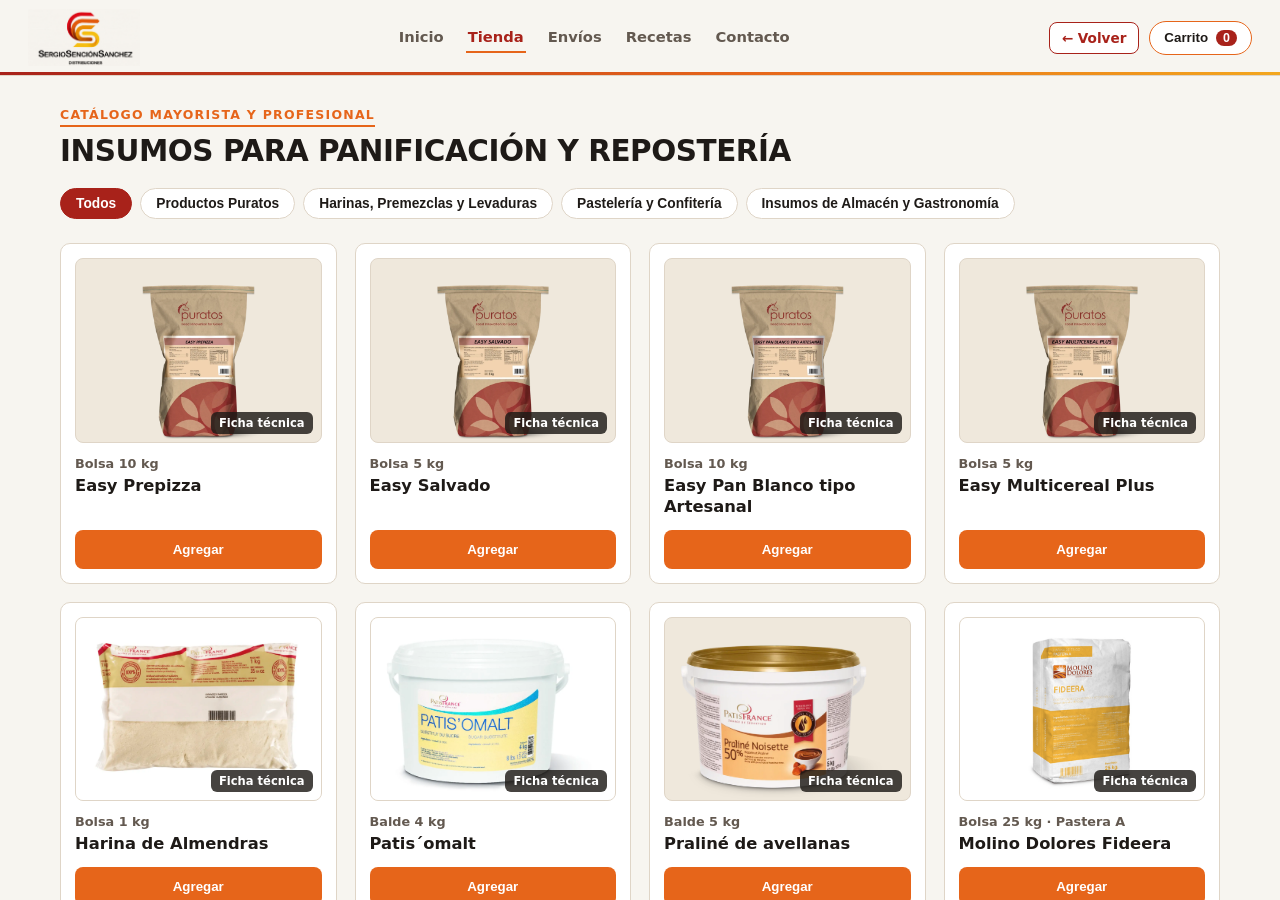
<file: tienda.html>
<!DOCTYPE html>
<html lang="es">
<head>
  <meta charset="UTF-8" />
  <meta name="viewport" content="width=device-width, initial-scale=1.0" />
  <title>Tienda — Sergio Sención Sánchez Distribuciones</title>
  <link rel="stylesheet" href="styles.css" />
  <style>
    .cart-icon {
      display: none;
      font-size: 0.95rem;
      line-height: 1;
    }
    @media (max-width: 860px) {
      .cart-icon {
        display: inline-flex;
        align-items: center;
      }
    }
  </style>
</head>
<body>
  <header class="topbar">
    <a href="index.html" class="brand" aria-label="Sergio Sención Sánchez Distribuciones - Inicio">
      <img
        src="logo sergio.png"
        alt="Sergio Sención Sánchez Distribuciones"
        class="brand-logo"
      />
    </a>

    <nav class="main-nav" aria-label="Secciones principales">
      <a href="index.html" class="nav-link">Inicio</a>
      <a href="tienda.html" class="nav-link active">Tienda</a>
      <a href="index.html#envios" class="nav-link">Envíos</a>
      <a href="index.html#recetas" class="nav-link">Recetas</a>
      <a href="index.html#contacto" class="nav-link">Contacto</a>
    </nav>

    <div class="topbar-actions">
      <a href="index.html#tienda" class="btn btn-outline" style="padding: 7px 12px; font-size: 0.85rem;">← Volver</a>

      <button type="button" id="open-cart-btn" class="cart-btn" aria-label="Abrir carrito">
        <span class="cart-icon" aria-hidden="true">🛒</span>
        <span class="cart-label">Carrito</span>
        <span id="cart-count" class="badge">0</span>
      </button>

      <button
        type="button"
        id="mobile-menu-btn"
        class="menu-toggle"
        aria-label="Abrir menú de navegación"
        aria-expanded="false"
        aria-controls="mobile-drawer"
      >
        <span></span>
        <span></span>
        <span></span>
      </button>
    </div>

    <div class="progress-track" aria-hidden="true">
      <div id="scroll-progress" class="progress-fill" style="width: 100%;"></div>
    </div>
  </header>

  <!-- MENÚ DESPLEGABLE PARA MÓVILES -->
  <nav id="mobile-drawer" class="mobile-drawer" aria-label="Navegación móvil" aria-hidden="true">
    <a href="index.html" class="mobile-link">Inicio</a>
    <a href="tienda.html" class="mobile-link active">Tienda</a>
    <a href="index.html#envios" class="mobile-link">Envíos</a>
    <a href="index.html#recetas" class="mobile-link">Recetas</a>
    <a href="index.html#contacto" class="mobile-link">Contacto</a>
  </nav>

  <main id="horizontal-stage" class="stage" tabindex="0">
    <!-- CATÁLOGO COMPLETO -->
    <section id="tienda" class="panel panel-store is-visible" data-index="0">
      <div class="panel-inner column-layout">
        <header class="section-header reveal">
          <div>
            <span class="kicker">Catálogo Mayorista y Profesional</span>
            <h2>Insumos para panificación y repostería</h2>
          </div>
          <div class="filter-bar" role="group" aria-label="Filtrar catálogo">
            <button type="button" class="filter-pill active" data-category="todos">Todos</button>
            <button type="button" class="filter-pill" data-category="puratos">Productos Puratos</button>
            <button type="button" class="filter-pill" data-category="harinas">Harinas, Premezclas y Levaduras</button>
            <button type="button" class="filter-pill" data-category="pasteleria">Pastelería y Confitería</button>
            <button type="button" class="filter-pill" data-category="almacen-gastronomia">Insumos de Almacén y Gastronomía</button>
          </div>
        </header>

        <div id="product-grid" class="store-grid reveal delay-1"></div>
      </div>
    </section>
  </main>

  <!-- OVERLAY OSCURO PARA DRAWERS Y MODALES -->
  <div id="backdrop" class="backdrop" hidden></div>

  <!-- MODAL FICHA TÉCNICA DE PRODUCTO -->
  <div
    id="tech-modal"
    class="tech-modal"
    role="dialog"
    aria-modal="true"
    aria-labelledby="tech-modal-title"
    aria-hidden="true"
    hidden
  >
    <div class="tech-modal-header">
      <span class="tag" id="tech-modal-category">Ficha Técnica</span>
      <button type="button" id="close-tech-btn" class="icon-close" aria-label="Cerrar ficha técnica">✕</button>
    </div>

    <div class="tech-modal-body">
      <div class="tech-modal-media" id="tech-modal-media"></div>

      <div class="tech-modal-info">
        <span class="product-meta" id="tech-modal-unit"></span>
        <h3 id="tech-modal-title"></h3>
        <div class="product-price" id="tech-modal-price"></div>

        <dl class="tech-specs" id="tech-modal-specs"></dl>

        <div class="tech-modal-actions">
          <button type="button" id="tech-modal-add-btn" class="btn btn-primary btn-full">
            Agregar al pedido
          </button>
        </div>
      </div>
    </div>
  </div>

  <!-- DRAWER CARRITO -->
  <aside id="cart-drawer" class="cart-drawer" aria-label="Carrito de compras" aria-hidden="true">
    <div class="cart-header">
      <h3>Pedido actual</h3>
      <button type="button" id="close-cart-btn" class="icon-close" aria-label="Cerrar carrito">✕</button>
    </div>
    <div id="cart-items" class="cart-items"></div>
    <div class="cart-footer">
      <div class="cart-intent-options" role="radiogroup" aria-label="Tipo de envío">
        <label class="cart-intent-option">
          <input type="radio" name="cart-intent" value="Pedido" checked />
          <span>Pedido</span>
        </label>
        <label class="cart-intent-option">
          <input type="radio" name="cart-intent" value="Consulta" />
          <span>Consulta</span>
        </label>
      </div>
      <div class="cart-buyer-fields">
        <label class="cart-field">
          <span>Nombre o comercio</span>
          <input type="text" id="cart-customer-name" placeholder="Ej. Panadería Central" />
        </label>
        <label class="cart-field">
          <span>Localidad / envío</span>
          <input type="text" id="cart-customer-location" placeholder="Ej. Durazno / Agencia" />
        </label>
      </div>
      <div class="cart-subtotal">
        <span>Subtotal estimado</span>
        <strong id="cart-total">$0</strong>
      </div>
      <button type="button" id="checkout-btn" class="btn btn-primary btn-full">Finalizar pedido</button>
      <p id="checkout-msg" class="checkout-msg" aria-live="polite"></p>
    </div>
  </aside>

  <script src="app.js"></script>
</body>
</html>
</file>
<file: styles.css>
:root {
  --brand-red: #a8221a;
  --brand-red-dark: #861913;
  --brand-orange: #e6651a;
  --brand-orange-hover: #c85210;
  --brand-gold: #f3a71e;

  --bg-ivory: #f7f5f0;
  --bg-warm: #efe8dc;
  --bg-orange-tint: #fdf2ea;
  --surface: #ffffff;
  --ink: #1e1a17;
  --muted: #635950;
  --border: #dfd5c7;

  --grad-brand: linear-gradient(135deg, var(--brand-red) 0%, var(--brand-orange) 58%, var(--brand-gold) 100%);
  --topbar-h: 76px;
  --radius: 10px;
}

* {
  box-sizing: border-box;
}

html,
body {
  margin: 0;
  padding: 0;
  height: 100%;
  background: var(--bg-ivory);
  color: var(--ink);
  font-family: system-ui, -apple-system, BlinkMacSystemFont, "Segoe UI", Roboto, sans-serif;
  overflow: hidden;
  -webkit-tap-highlight-color: transparent;
}

/* Pantalla de bienvenida inicial (debajo del topbar) */
.intro-gate {
  position: fixed;
  top: var(--topbar-h);
  left: 0;
  right: 0;
  bottom: 0;
  z-index: 30;
  display: flex;
  align-items: center;
  justify-content: center;
  padding: 24px 16px;
  overflow-y: auto;
  overflow-x: hidden;
  background: #1a1410;
  transition: opacity 0.35s ease, visibility 0.35s ease;
}

.intro-gate.is-hidden {
  opacity: 0;
  visibility: hidden;
  pointer-events: none;
}

.intro-bg {
  position: absolute;
  inset: -16px;
  background-size: cover;
  background-position: center;
  filter: blur(7px);
  transform: scale(1.04);
}

.intro-overlay {
  position: absolute;
  inset: 0;
  background: linear-gradient(
    180deg,
    rgba(22, 16, 12, 0.56) 0%,
    rgba(22, 16, 12, 0.68) 100%
  );
}

.intro-content {
  position: relative;
  z-index: 2;
  width: 100%;
  max-width: 820px;
  min-width: 0;
  padding: 0 4px;
  text-align: center;
  color: #ffffff;
}

.intro-logo-plate {
  display: inline-flex;
  align-items: center;
  justify-content: center;
  max-width: 100%;
  background: transparent;
  padding: 0;
  margin-bottom: 20px;
}

.intro-logo {
  display: block;
  height: clamp(96px, 16vw, 156px);
  width: auto;
  max-width: min(88vw, 520px);
  object-fit: contain;
  filter: drop-shadow(0 4px 16px rgba(0, 0, 0, 0.5));
}

.intro-kicker {
  display: inline-block;
  margin-bottom: 14px;
  font-size: 0.8rem;
  font-weight: 800;
  text-transform: uppercase;
  letter-spacing: 0.12em;
  color: var(--brand-gold);
  border-bottom: 2px solid var(--brand-gold);
  padding-bottom: 4px;
}

.intro-content h2 {
  margin: 0 0 14px;
  font-size: clamp(1.45rem, 3.4vw, 2.85rem);
  line-height: 1.15;
  text-transform: none;
  letter-spacing: -0.015em;
  color: #ffffff;
  overflow-wrap: break-word;
  word-wrap: break-word;
  text-shadow: 0 2px 14px rgba(0, 0, 0, 0.35);
}

.intro-content p {
  margin: 0 auto 24px;
  width: 100%;
  max-width: 58ch;
  font-size: clamp(0.95rem, 1.35vw, 1.14rem);
  line-height: 1.55;
  color: rgba(255, 255, 255, 0.92);
  overflow-wrap: break-word;
  word-wrap: break-word;
}

.intro-actions {
  display: flex;
  flex-wrap: wrap;
  justify-content: center;
  gap: 12px;
}

.intro-btn-ghost {
  background: rgba(255, 255, 255, 0.14);
  border-color: rgba(255, 255, 255, 0.65);
  color: #ffffff;
  backdrop-filter: blur(4px);
}

.intro-btn-ghost:hover {
  background: rgba(255, 255, 255, 0.24);
}

/* Barra superior fija */
.topbar {
  position: fixed;
  top: 0;
  left: 0;
  right: 0;
  height: var(--topbar-h);
  z-index: 35;
  background: rgba(247, 245, 240, 0.96);
  backdrop-filter: blur(8px);
  border-bottom: 1px solid var(--border);
  display: flex;
  align-items: center;
  justify-content: space-between;
  padding: 0 28px;
  gap: 12px;
}

.brand {
  display: inline-flex;
  align-items: center;
  text-decoration: none;
  flex-shrink: 0;
  height: 100%;
  padding: 6px 0;
}

.brand-logo {
  display: block;
  height: 58px;
  width: auto;
  max-width: 185px;
  object-fit: contain;
  mix-blend-mode: multiply;
}

.main-nav {
  display: flex;
  align-items: center;
  gap: 20px;
}

.nav-link {
  text-decoration: none;
  color: var(--muted);
  font-size: 0.92rem;
  font-weight: 600;
  padding: 6px 2px;
  border-bottom: 2px solid transparent;
  transition: color 0.2s ease, border-color 0.2s ease;
}

.nav-link:hover,
.nav-link.active {
  color: var(--brand-red);
  border-bottom-color: var(--brand-orange);
}

.topbar-actions {
  display: flex;
  align-items: center;
  gap: 10px;
}

.cart-btn {
  display: inline-flex;
  align-items: center;
  gap: 8px;
  padding: 8px 14px;
  border-radius: 999px;
  border: 1.5px solid var(--brand-orange);
  background: var(--surface);
  color: var(--ink);
  font-weight: 700;
  cursor: pointer;
  transition: background 0.2s ease;
}

.cart-btn:hover {
  background: var(--bg-orange-tint);
}

.cart-icon {
  display: none;
  font-size: 0.95rem;
  line-height: 1;
}

.badge {
  background: var(--brand-red);
  color: #ffffff;
  border-radius: 999px;
  padding: 1px 7px;
  font-size: 0.78rem;
}

.menu-toggle {
  display: none;
  flex-direction: column;
  justify-content: center;
  gap: 4px;
  width: 38px;
  height: 38px;
  padding: 8px;
  border-radius: 8px;
  border: 1px solid var(--border);
  background: var(--surface);
  cursor: pointer;
}

.menu-toggle span {
  display: block;
  width: 100%;
  height: 2px;
  background: var(--ink);
  border-radius: 2px;
}

.mobile-drawer {
  position: fixed;
  top: var(--topbar-h);
  left: 0;
  right: 0;
  z-index: 32;
  background: var(--surface);
  border-bottom: 1px solid var(--border);
  padding: 12px 20px 18px;
  display: none;
  flex-direction: column;
  gap: 6px;
  box-shadow: 0 12px 24px rgba(30, 26, 23, 0.12);
}

.mobile-drawer.open {
  display: flex;
}

.mobile-link {
  text-decoration: none;
  color: var(--ink);
  font-weight: 700;
  padding: 10px 12px;
  border-radius: 8px;
}

.mobile-link.active {
  background: var(--bg-orange-tint);
  color: var(--brand-red);
}

.progress-track {
  position: absolute;
  left: 0;
  right: 0;
  bottom: 0;
  height: 3px;
  background: var(--border);
}

.progress-fill {
  height: 100%;
  width: 0%;
  background: var(--grad-brand);
  transition: width 0.15s ease-out;
}

/* Escenario horizontal */
.stage {
  display: flex;
  flex-direction: row;
  width: 100vw;
  height: 100vh;
  padding-top: var(--topbar-h);
  overflow-x: auto;
  overflow-y: hidden;
  scroll-snap-type: x mandatory;
  scroll-behavior: smooth;
  scrollbar-width: none;
}

.stage::-webkit-scrollbar {
  display: none;
}

.panel {
  flex: 0 0 100vw;
  width: 100vw;
  height: calc(100vh - var(--topbar-h));
  padding: 28px 40px 72px;
  scroll-snap-align: start;
  display: flex;
  align-items: flex-start;
  justify-content: center;
  overflow-y: auto;
  scrollbar-width: thin;
  scrollbar-color: var(--brand-orange) var(--bg-warm);
}

.panel::-webkit-scrollbar {
  width: 8px;
}

.panel::-webkit-scrollbar-track {
  background: var(--bg-warm);
}

.panel::-webkit-scrollbar-thumb {
  background: var(--brand-orange);
  border-radius: 999px;
}

.panel-hero {
  background: linear-gradient(
    90deg,
    var(--bg-ivory) 0%,
    var(--bg-ivory) 56%,
    var(--brand-orange) 56%,
    var(--brand-orange) 100%
  );
}

.panel-store {
  background: var(--bg-ivory);
}

.panel-logistics {
  background: var(--brand-orange);
  color: #ffffff;
}

.panel-logistics .kicker,
.panel-logistics .step-num {
  color: #ffe8a3;
}

.panel-logistics .section-note {
  color: rgba(255, 255, 255, 0.9);
}

.panel-logistics .feature-card {
  background: var(--surface);
  color: var(--ink);
  border: none;
  box-shadow: 0 12px 26px rgba(30, 26, 23, 0.14);
}

.panel-recipes {
  background: var(--bg-warm);
}

.panel-contact {
  background: linear-gradient(
    90deg,
    var(--bg-ivory) 0%,
    var(--bg-ivory) 56%,
    var(--bg-warm) 56%,
    var(--bg-warm) 100%
  );
}

.panel-inner {
  width: 100%;
  max-width: 1160px;
  margin: 0 auto;
  min-width: 0;
}

/* Distribuciones internas */
.split-layout {
  display: grid;
  grid-template-columns: 1.15fr 0.95fr;
  gap: 40px;
  align-items: center;
  min-height: calc(100vh - var(--topbar-h) - 100px);
}

.col-main,
.col-side {
  min-width: 0;
}

.col-side {
  display: flex;
  flex-direction: column;
  gap: 14px;
}

.hero-media-box {
  width: 100%;
  height: auto;
  aspect-ratio: 16 / 9;
  max-height: 250px;
  border-radius: var(--radius);
  overflow: hidden;
  background: #1e1a17;
  border: 2px solid rgba(255, 255, 255, 0.45);
  box-shadow: 0 12px 26px rgba(30, 26, 23, 0.2);
}

.hero-video {
  width: 100%;
  height: 100%;
  max-height: 100%;
  object-fit: cover;
  display: block;
}

.column-layout {
  display: flex;
  flex-direction: column;
  gap: 24px;
  min-height: 0;
}

.section-header {
  display: flex;
  justify-content: space-between;
  align-items: flex-end;
  gap: 20px;
  flex-wrap: wrap;
}

.kicker {
  display: inline-block;
  margin-bottom: 8px;
  font-size: 0.78rem;
  font-weight: 800;
  text-transform: uppercase;
  letter-spacing: 0.1em;
  color: var(--brand-orange);
  border-bottom: 2px solid var(--brand-orange);
  padding-bottom: 3px;
}

h1,
h2 {
  margin: 0;
  line-height: 1.12;
  letter-spacing: -0.015em;
}

h1 {
  font-size: clamp(1.8rem, 3.2vw, 2.75rem);
  margin-bottom: 14px;
}

h2 {
  font-size: clamp(1.4rem, 2.3vw, 2.05rem);
  text-transform: uppercase;
}

.lead,
.section-note {
  margin: 0;
  color: var(--muted);
  max-width: 56ch;
  line-height: 1.55;
}

.actions {
  display: flex;
  flex-wrap: wrap;
  gap: 12px;
  margin-top: 22px;
}

/* Tarjetas y grillas */
.info-stack {
  display: grid;
  grid-template-columns: repeat(2, minmax(0, 1fr));
  gap: 12px;
}

.metric-card,
.feature-card,
.recipe-card,
.product-card,
.contact-card {
  background: var(--surface);
  border: 1px solid var(--border);
  border-radius: var(--radius);
  padding: 18px;
}

.panel-hero .metric-card {
  border-color: rgba(30, 26, 23, 0.12);
  box-shadow: 0 8px 20px rgba(30, 26, 23, 0.12);
}

.metric-card strong {
  display: block;
  font-size: 1.1rem;
  color: var(--brand-red);
  margin-bottom: 4px;
}

.metric-card span {
  color: var(--muted);
  font-size: 0.88rem;
  line-height: 1.35;
  display: block;
}

.filter-bar {
  display: flex;
  flex-wrap: wrap;
  gap: 8px;
}

.filter-pill {
  padding: 7px 15px;
  border-radius: 999px;
  border: 1px solid var(--border);
  background: var(--surface);
  color: var(--ink);
  cursor: pointer;
  font-size: 0.86rem;
  font-weight: 600;
  white-space: nowrap;
  transition: all 0.18s ease;
}

.filter-pill:hover {
  border-color: var(--brand-orange);
}

.filter-pill.active {
  background: var(--brand-red);
  border-color: var(--brand-red);
  color: #ffffff;
}

/* Grilla de tienda: 4 columnas que crecen hacia abajo */
.store-grid {
  display: grid;
  grid-template-columns: repeat(4, minmax(0, 1fr));
  grid-auto-rows: minmax(250px, auto);
  align-items: stretch;
  gap: 18px;
  padding-bottom: 24px;
}

.product-card {
  padding: 14px;
  display: flex;
  flex-direction: column;
  justify-content: space-between;
  gap: 12px;
  min-width: 0;
  cursor: pointer;
  transition: transform 0.2s ease, border-color 0.2s ease;
}

.product-card:hover {
  transform: translateY(-3px);
  border-color: var(--brand-orange);
}

.product-thumb-wrap {
  position: relative;
  width: 100%;
  aspect-ratio: 4 / 3;
  border-radius: 8px;
  overflow: hidden;
  background: var(--bg-warm);
  border: 1px solid var(--border);
  margin-bottom: 10px;
  display: grid;
  place-items: center;
}

.product-sheet-hint {
  position: absolute;
  right: 8px;
  bottom: 8px;
  padding: 4px 8px;
  border-radius: 6px;
  background: rgba(30, 26, 23, 0.82);
  color: #ffffff;
  font-size: 0.72rem;
  font-weight: 700;
}

.product-thumb-placeholder {
  width: 100%;
  height: 100%;
  display: grid;
  place-items: center;
  background: linear-gradient(135deg, var(--bg-orange-tint) 0%, var(--bg-warm) 100%);
  color: var(--brand-red);
  font-weight: 800;
  font-size: 0.82rem;
  letter-spacing: 0.06em;
  text-transform: uppercase;
}

.product-thumb {
  width: 100%;
  height: 100%;
  object-fit: cover;
  display: block;
}

.product-card h3 {
  margin: 4px 0 0;
  font-size: 1.02rem;
  line-height: 1.28;
}

.product-meta {
  font-size: 0.8rem;
  color: var(--muted);
  font-weight: 600;
}

.product-price {
  font-size: 1.18rem;
  font-weight: 800;
  color: var(--brand-red);
  margin: 4px 0 10px;
}

.cards-3 {
  display: grid;
  grid-template-columns: repeat(3, minmax(0, 1fr));
  gap: 20px;
}

.step-num {
  display: inline-block;
  font-weight: 800;
  font-size: 0.9rem;
  color: var(--brand-orange);
  margin-bottom: 8px;
}

.tag {
  display: inline-block;
  font-size: 0.76rem;
  font-weight: 700;
  text-transform: uppercase;
  letter-spacing: 0.04em;
  padding: 4px 9px;
  border-radius: 6px;
  background: var(--bg-orange-tint);
  color: var(--brand-red);
  margin-bottom: 8px;
}

/* Contacto */
.contact-list {
  list-style: none;
  padding: 0;
  margin: 20px 0 0;
  display: grid;
  gap: 10px;
}

.contact-list a {
  color: var(--brand-red);
  font-weight: 600;
  text-decoration: none;
}

.contact-card {
  display: grid;
  gap: 12px;
  box-shadow: 0 10px 24px rgba(30, 26, 23, 0.06);
}

.contact-card h3 {
  margin: 0 0 4px;
}

.contact-card label {
  display: grid;
  gap: 5px;
  font-size: 0.86rem;
  font-weight: 700;
}

.contact-card input,
.contact-card textarea {
  width: 100%;
  padding: 10px 12px;
  border: 1px solid var(--border);
  border-radius: 8px;
  font: inherit;
  font-size: 16px;
  background: var(--bg-ivory);
}

.contact-card input:focus,
.contact-card textarea:focus {
  outline: 2px solid var(--brand-orange);
  border-color: var(--brand-orange);
  background: var(--surface);
}

/* Botones */
.btn {
  display: inline-flex;
  align-items: center;
  justify-content: center;
  padding: 11px 18px;
  border-radius: 8px;
  border: 1px solid transparent;
  font-weight: 700;
  text-decoration: none;
  cursor: pointer;
  transition: background 0.2s ease, transform 0.15s ease;
}

.btn-primary {
  background: var(--brand-orange);
  color: #ffffff;
}

.btn-primary:hover {
  background: var(--brand-orange-hover);
}

.btn-outline {
  background: var(--surface);
  border-color: var(--brand-red);
  color: var(--brand-red);
}

.btn-outline:hover {
  background: var(--bg-orange-tint);
}

.btn-full {
  width: 100%;
}

/* Controles inferiores */
.stage-controls {
  position: fixed;
  right: 28px;
  bottom: 18px;
  z-index: 25;
  display: flex;
  align-items: center;
  gap: 10px;
  background: var(--surface);
  border: 1px solid var(--border);
  border-radius: 999px;
  padding: 6px 12px;
  box-shadow: 0 6px 18px rgba(30, 26, 23, 0.08);
}

.arrow-btn {
  border: none;
  background: transparent;
  color: var(--brand-red);
  font-size: 1rem;
  font-weight: 800;
  cursor: pointer;
  padding: 2px 6px;
}

.panel-indicator {
  font-size: 0.82rem;
  font-weight: 700;
  color: var(--muted);
}

/* Animación de entrada por sección */
.reveal {
  opacity: 0;
  transform: translateX(28px);
  transition: opacity 0.45s ease, transform 0.45s ease;
}

.reveal.delay-1 {
  transition-delay: 0.12s;
}

.panel.is-visible .reveal {
  opacity: 1;
  transform: translateX(0);
}

/* Backdrop, modal de ficha técnica y carrito */
.backdrop {
  position: fixed;
  inset: 0;
  background: rgba(30, 26, 23, 0.45);
  z-index: 38;
}

.tech-modal {
  position: fixed;
  top: 50%;
  left: 50%;
  transform: translate(-50%, -50%);
  width: min(92vw, 760px);
  max-height: 88dvh;
  background: var(--surface);
  border: 1px solid var(--border);
  border-radius: 14px;
  box-shadow: 0 22px 48px rgba(30, 26, 23, 0.25);
  display: flex;
  flex-direction: column;
  overflow: hidden;
  z-index: 39;
}

.tech-modal[hidden] {
  display: none;
}

.tech-modal-header {
  flex-shrink: 0;
  display: flex;
  align-items: center;
  justify-content: space-between;
  padding: 14px 20px;
  border-bottom: 1px solid var(--border);
  background: var(--bg-ivory);
}

.tech-modal-header .tag {
  margin-bottom: 0;
}

.tech-modal-body {
  padding: 20px;
  overflow-y: auto;
  display: grid;
  grid-template-columns: 0.95fr 1.25fr;
  gap: 22px;
  align-items: start;
}

.tech-modal-media {
  width: 100%;
  aspect-ratio: 4 / 3;
  border-radius: 10px;
  overflow: hidden;
  border: 1px solid var(--border);
  background: var(--bg-warm);
}

.tech-modal-media img {
  width: 100%;
  height: 100%;
  object-fit: cover;
  display: block;
}

.tech-modal-info h3 {
  margin: 4px 0 6px;
  font-size: 1.35rem;
  line-height: 1.2;
}

.tech-specs {
  margin: 14px 0 18px;
  padding: 0;
  border-top: 1px solid var(--border);
}

.tech-spec-row {
  display: grid;
  grid-template-columns: 130px 1fr;
  gap: 10px;
  padding: 9px 0;
  border-bottom: 1px solid var(--border);
  font-size: 0.88rem;
  line-height: 1.4;
}

.tech-spec-row dt {
  font-weight: 700;
  color: var(--ink);
}

.tech-spec-row dd {
  margin: 0;
  color: var(--muted);
}

.tech-modal-actions {
  margin-top: 8px;
}

.cart-drawer {
  position: fixed;
  top: 0;
  right: -100%;
  width: min(100%, 390px);
  height: 100dvh;
  max-height: 100dvh;
  background: var(--surface);
  border-left: 1px solid var(--border);
  box-shadow: -10px 0 30px rgba(30, 26, 23, 0.14);
  display: flex;
  flex-direction: column;
  overflow: hidden;
  z-index: 40;
  transition: right 0.25s ease;
}

.cart-drawer.open {
  right: 0;
}

.cart-header,
.cart-footer {
  flex-shrink: 0;
  padding: 16px 20px;
  border-bottom: 1px solid var(--border);
}

.cart-footer {
  border-top: 1px solid var(--border);
  border-bottom: none;
  margin-top: auto;
  background: var(--bg-ivory);
  max-height: 56dvh;
  overflow-y: auto;
}

.cart-header {
  display: flex;
  justify-content: space-between;
  align-items: center;
}

.icon-close {
  width: 34px;
  height: 34px;
  border-radius: 8px;
  border: 1px solid var(--border);
  background: var(--bg-ivory);
  cursor: pointer;
}

.cart-items {
  flex: 1 1 auto;
  min-height: 0;
  overflow-y: auto;
  padding: 16px 20px;
  display: flex;
  flex-direction: column;
  gap: 12px;
}

.cart-row {
  flex-shrink: 0;
  display: flex;
  justify-content: space-between;
  align-items: center;
  gap: 10px;
  padding-bottom: 10px;
  border-bottom: 1px solid var(--border);
}

.cart-item-main {
  display: flex;
  align-items: center;
  gap: 10px;
  min-width: 0;
}

.cart-item-thumb {
  width: 46px;
  height: 46px;
  object-fit: cover;
  border-radius: 6px;
  border: 1px solid var(--border);
  flex-shrink: 0;
}

.qty-box {
  display: flex;
  align-items: center;
  gap: 8px;
  flex-shrink: 0;
}

.qty-box button {
  width: 30px;
  height: 30px;
  border-radius: 6px;
  border: 1px solid var(--border);
  background: var(--bg-ivory);
  font-weight: 700;
  cursor: pointer;
}

.cart-subtotal {
  display: flex;
  justify-content: space-between;
  margin-bottom: 12px;
}

.checkout-msg,
.form-feedback {
  margin: 8px 0 0;
  font-size: 0.85rem;
  color: var(--muted);
  white-space: pre-line;
}

.cart-buyer-fields {
  display: grid;
  gap: 10px;
  margin-bottom: 12px;
}

.cart-field {
  display: grid;
  gap: 4px;
  font-size: 0.85rem;
  font-weight: 700;
}

.cart-field input {
  width: 100%;
  padding: 9px 11px;
  border: 1px solid var(--border);
  border-radius: 8px;
  font: inherit;
  font-size: 16px;
  background: var(--surface);
}

.cart-intent-options {
  display: grid;
  grid-template-columns: repeat(2, minmax(0, 1fr));
  gap: 8px;
  margin-bottom: 12px;
}

.cart-intent-option {
  display: flex;
  align-items: center;
  justify-content: center;
  gap: 6px;
  padding: 8px 10px;
  border: 1px solid var(--border);
  border-radius: 8px;
  background: var(--surface);
  font-size: 0.88rem;
  font-weight: 700;
  cursor: pointer;
}

.cart-intent-option input {
  margin: 0;
  accent-color: var(--brand-orange);
  cursor: pointer;
}

/* Tablet y laptop compacta (<= 1024px) */
@media (max-width: 1024px) {
  .store-grid {
    grid-template-columns: repeat(2, minmax(0, 1fr));
  }

  .panel {
    padding-left: 24px;
    padding-right: 24px;
  }
}

/* Versión mobile (<= 860px) */
@media (max-width: 860px) {
  :root {
    --topbar-h: 66px;
  }

  html,
  body {
    overflow-x: hidden;
    overflow-y: auto;
    height: auto;
  }

  .topbar {
    padding: 0 16px;
  }

  .brand-logo {
    height: 48px;
    max-width: 155px;
  }

  .main-nav,
  .stage-controls {
    display: none;
  }

  .cart-icon {
    display: inline-flex;
    align-items: center;
  }

  .menu-toggle {
    display: inline-flex;
  }

  .intro-gate {
    padding: 20px 16px;
  }

  .intro-logo-plate {
    padding: 0;
    background: transparent;
    margin-bottom: 16px;
  }

  .intro-logo {
    height: 112px;
    max-width: 90vw;
  }

  .intro-content h2 {
    font-size: 1.4rem;
    line-height: 1.2;
  }

  .intro-content p {
    font-size: 0.94rem;
    margin-bottom: 20px;
  }

  .intro-actions {
    flex-direction: column;
    width: 100%;
  }

  .intro-actions .btn {
    width: 100%;
  }

  .stage {
    flex-direction: column;
    width: 100%;
    height: auto;
    padding-top: var(--topbar-h);
    overflow: visible;
    scroll-snap-type: none;
  }

  .panel,
  .panel-hero,
  .panel-contact {
    width: 100%;
    min-height: auto;
    height: auto;
    padding: 28px 16px 44px;
    background: var(--bg-ivory);
    border-bottom: 1px solid var(--border);
    overflow-y: visible;
  }

  .panel-hero {
    background: linear-gradient(
      180deg,
      var(--bg-ivory) 0%,
      var(--bg-ivory) 58%,
      var(--brand-orange) 58%,
      var(--brand-orange) 100%
    );
  }

  .panel-logistics {
    background: var(--brand-orange);
  }

  .panel-recipes {
    background: var(--bg-warm);
  }

  .split-layout,
  .cards-3 {
    grid-template-columns: 1fr;
    gap: 22px;
  }

  .split-layout {
    min-height: auto;
  }

  .hero-media-box {
    max-height: none;
  }

  .actions {
    flex-direction: column;
  }

  .actions .btn {
    width: 100%;
  }

  .filter-bar {
    width: 100%;
    display: grid;
    grid-template-columns: repeat(2, minmax(0, 1fr));
    gap: 8px;
    overflow-x: visible;
    padding-bottom: 0;
  }

  .filter-pill {
    width: 100%;
    padding: 8px 10px;
    font-size: 0.78rem;
    white-space: normal;
    text-align: center;
    line-height: 1.25;
  }

  .filter-pill:first-child {
    grid-column: 1 / -1;
  }

  .tech-modal-body {
    grid-template-columns: 1fr;
    gap: 16px;
    padding: 16px;
  }

  .tech-modal-media {
    max-width: 240px;
    max-height: 150px;
    margin: 0 auto;
  }

  .tech-spec-row {
    grid-template-columns: 1fr;
    gap: 2px;
  }

  .reveal {
    transform: translateY(18px);
  }

  .panel.is-visible .reveal {
    transform: translateY(0);
  }
}

/* Celulares chicos (<= 480px) */
@media (max-width: 480px) {
  .brand-logo {
    height: 44px;
    max-width: 140px;
  }

  .cart-label {
    display: none;
  }

  .info-stack,
  .store-grid {
    grid-template-columns: 1fr;
  }

  .cart-drawer {
    width: 100%;
  }
}
</file>
